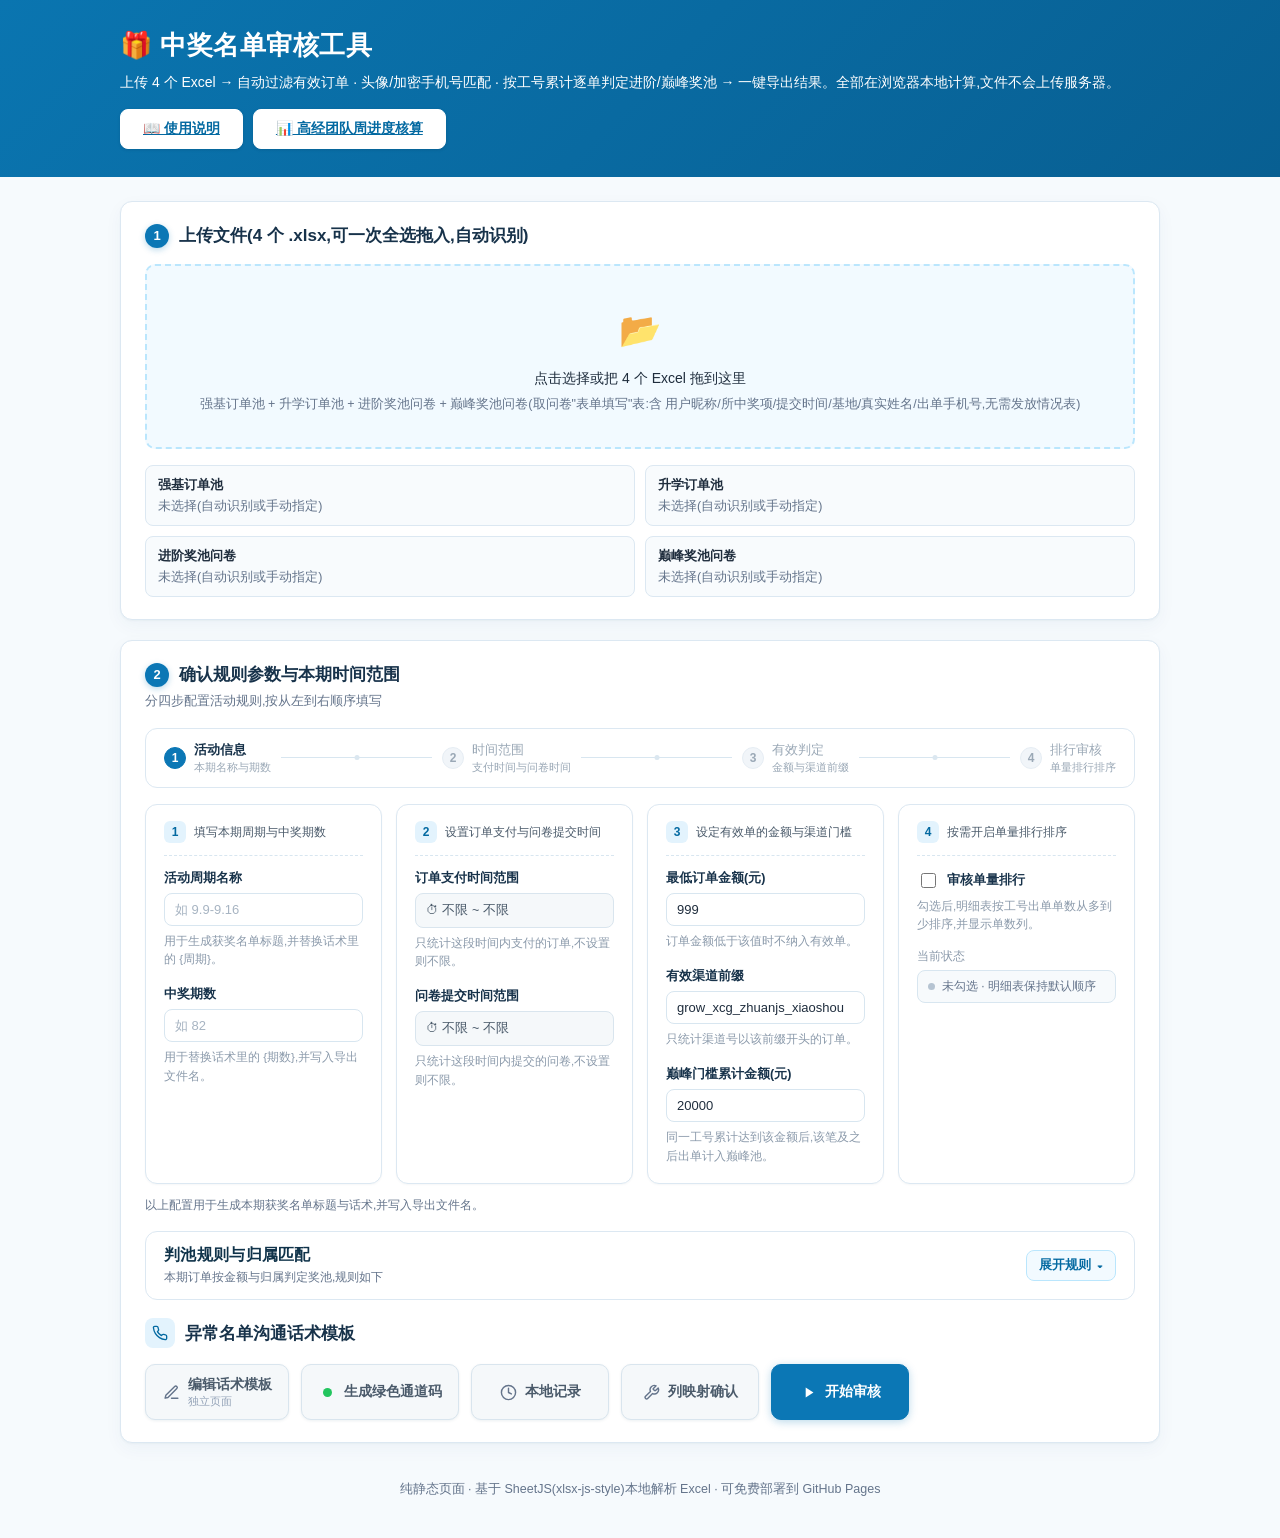
<file: index.html>
<!DOCTYPE html>
<html lang="zh-CN">
<head>
<meta charset="UTF-8">
<meta name="viewport" content="width=device-width, initial-scale=1.0">
<title>中奖名单审核工具 · 进阶/巅峰奖池(9.9-9.16)</title>
<link rel="stylesheet" href="assets/style.css">
</head>
<body>
<header class="topbar">
  <div class="wrap">
    <h1>🎁 中奖名单审核工具</h1>
    <p class="sub">上传 4 个 Excel → 自动过滤有效订单 · 头像/加密手机号匹配 · 按工号累计逐单判定进阶/巅峰奖池 → 一键导出结果。全部在浏览器本地计算,文件不会上传服务器。</p>
    <div class="top-goto" style="display:flex;gap:10px;flex-wrap:wrap">
      <a class="btn plain" href="使用说明.html">📖 使用说明</a>
      <a class="btn plain" href="team-progress.html">📊 高经团队周进度核算</a>
    </div>
  </div>
</header>

<main class="wrap">

  <!-- 第 1 步:上传 -->
  <section class="card-panel">
    <h2><span class="step">1</span> 上传文件(4 个 .xlsx,可一次全选拖入,自动识别)</h2>
    <div id="dropzone" class="dropzone">
      <div class="dz-icon">📂</div>
      <div>点击选择或把 4 个 Excel 拖到这里</div>
      <div class="muted">强基订单池 + 升学订单池 + 进阶奖池问卷 + 巅峰奖池问卷(取问卷"表单填写"表:含 用户昵称/所中奖项/提交时间/基地/真实姓名/出单手机号,无需发放情况表)</div>
      <input type="file" id="fileInput" accept=".xlsx,.xls" multiple style="display:none">
    </div>
    <div id="slots" class="slots"></div>
  </section>

  <!-- 第 2 步:参数 -->
  <section class="card-panel">
    <h2><span class="step">2</span> 确认规则参数与本期时间范围</h2>
    <p class="panel-sub">分四步配置活动规则,按从左到右顺序填写</p>

    <div class="stepbar">
      <div class="sb-step active"><span class="sb-num">1</span><div class="sb-text"><span class="sb-label">活动信息</span><span class="sb-sub">本期名称与期数</span></div></div>
      <span class="sb-link"></span>
      <div class="sb-step"><span class="sb-num">2</span><div class="sb-text"><span class="sb-label">时间范围</span><span class="sb-sub">支付时间与问卷时间</span></div></div>
      <span class="sb-link"></span>
      <div class="sb-step"><span class="sb-num">3</span><div class="sb-text"><span class="sb-label">有效判定</span><span class="sb-sub">金额与渠道前缀</span></div></div>
      <span class="sb-link"></span>
      <div class="sb-step"><span class="sb-num">4</span><div class="sb-text"><span class="sb-label">排行审核</span><span class="sb-sub">单量排行排序</span></div></div>
    </div>

    <div class="param-grid">
      <section class="param-card">
        <div class="pc-head"><span class="pc-num">1</span><span class="pc-desc">填写本期周期与中奖期数</span></div>
        <div class="pc-field">
          <label class="pc-label" for="period">活动周期名称</label>
          <input id="period" type="text" placeholder="如 9.9-9.16">
          <p class="pc-hint">用于生成获奖名单标题,并替换话术里的 {周期}。</p>
        </div>
        <div class="pc-field">
          <label class="pc-label" for="qishu">中奖期数</label>
          <input id="qishu" type="text" placeholder="如 82">
          <p class="pc-hint">用于替换话术里的 {期数},并写入导出文件名。</p>
        </div>
      </section>

      <section class="param-card">
        <div class="pc-head"><span class="pc-num">2</span><span class="pc-desc">设置订单支付与问卷提交时间</span></div>
        <div class="pc-field">
          <span class="pc-label">订单支付时间范围</span>
          <button type="button" class="btn plain time-btn" id="btnTimeOrder">⏱ 不限 ~ 不限</button>
          <p class="pc-hint">只统计这段时间内支付的订单,不设置则不限。</p>
        </div>
        <div class="pc-field">
          <span class="pc-label">问卷提交时间范围</span>
          <button type="button" class="btn plain time-btn" id="btnTimeForm">⏱ 不限 ~ 不限</button>
          <p class="pc-hint">只统计这段时间内提交的问卷,不设置则不限。</p>
        </div>
      </section>

      <section class="param-card">
        <div class="pc-head"><span class="pc-num">3</span><span class="pc-desc">设定有效单的金额与渠道门槛</span></div>
        <div class="pc-field">
          <label class="pc-label" for="minAmount">最低订单金额(元)</label>
          <input id="minAmount" type="number" value="999">
          <p class="pc-hint">订单金额低于该值时不纳入有效单。</p>
        </div>
        <div class="pc-field">
          <label class="pc-label" for="prefix">有效渠道前缀</label>
          <input id="prefix" type="text" value="grow_xcg_zhuanjs_xiaoshou">
          <p class="pc-hint">只统计渠道号以该前缀开头的订单。</p>
        </div>
        <div class="pc-field">
          <label class="pc-label" for="threshold">巅峰门槛累计金额(元)</label>
          <input id="threshold" type="number" value="20000">
          <p class="pc-hint">同一工号累计达到该金额后,该笔及之后出单计入巅峰池。</p>
        </div>
      </section>

      <section class="param-card">
        <div class="pc-head"><span class="pc-num">4</span><span class="pc-desc">按需开启单量排行排序</span></div>
        <div class="pc-field">
          <label class="pc-check" for="rankByCount"><input id="rankByCount" type="checkbox"> 审核单量排行</label>
          <p class="pc-hint">勾选后,明细表按工号出单单数从多到少排序,并显示单数列。</p>
        </div>
        <p class="pc-status-label">当前状态</p>
        <div class="pc-status off" id="rankStatus"><span class="dot"></span>未勾选 · 明细表保持默认顺序</div>
      </section>
    </div>
    <p class="param-foot muted">以上配置用于生成本期获奖名单标题与话术,并写入导出文件名。</p>
    <div class="rules-panel" id="rulesPanel">
      <div class="rules-head">
        <div class="rules-heading">
          <h3>判池规则与归属匹配</h3>
          <p class="rules-sub">本期订单按金额与归属判定奖池,规则如下</p>
        </div>
        <button type="button" class="rules-toggle" id="rulesToggle" aria-expanded="false" aria-controls="rulesBody">展开规则 <span class="chev">▾</span></button>
      </div>
      <div class="rules-body" id="rulesBody" hidden>
        <div class="rules-grid">
          <div class="rule-card">
            <div class="rule-card-head"><span class="rule-ico">≡</span>判池规则</div>
            <div class="rule-item">
              <span class="ri-num">1</span>
              <div class="ri-body">
                <div class="ri-title">单笔直入巅峰</div>
                <div class="ri-text">单笔订单金额 ≥ 2 万,该单直接进入对应奖池。</div>
                <div class="ri-flow"><span class="ri-arrow">→</span> 单笔 ≥ 2 万 <span class="tag tag-peak">巅峰池</span></div>
              </div>
            </div>
            <div class="rule-item">
              <span class="ri-num">2</span>
              <div class="ri-body">
                <div class="ri-title">工号累计判定</div>
                <div class="ri-text">同一<b>工号</b>名下多个出单手机号,按支付时间累计。</div>
                <div class="ri-flow"><span class="ri-arrow">→</span> 累计跨过 2 万的那笔及之后出单 <span class="tag tag-peak">巅峰池</span></div>
                <div class="ri-flow"><span class="ri-arrow">→</span> 未满 2 万 <span class="tag tag-adv">进阶池</span></div>
              </div>
            </div>
            <div class="rule-item">
              <span class="ri-num">3</span>
              <div class="ri-body">
                <div class="ri-title">同池抽奖与去重</div>
                <div class="ri-text">中奖手机号关联订单归哪个池,该次抽奖就必须在哪个池;一个手机号多次抽奖,只保留提交最早的一次。</div>
              </div>
            </div>
          </div>
          <div class="rule-card">
            <div class="rule-card-head"><span class="rule-ico">⇄</span>归属匹配</div>
            <div class="match-start">
              <div class="ms-title"><b>起点:查订单池</b></div>
              <div class="ms-text">先用<b>加密手机号</b>查订单池,按命中账号数分流。</div>
            </div>
            <div class="match-connector"><span></span></div>
            <div class="branch-grid">
              <div>
                <div class="branch-label">分支 A · 命中单个账号</div>
                <div class="branch-box">
                  命中单个账号,无需再比对姓名。
                  <div class="bf"><span class="bf-text">→ 直接通过</span><span class="tag tag-pass">通过</span></div>
                </div>
              </div>
              <div>
                <div class="branch-label">分支 B · 命中多个账号(前 3 后 4 撞号)</div>
                <div class="branch-box">
                  用问卷填写的<b>销售姓名</b>与订单池 ccid / 销售姓名精确匹配。
                  <div class="bf"><span class="bf-text">→ 唯一命中:归属该单并通过(备注记录 ccid)</span><span class="tag tag-pass">通过</span></div>
                  <div class="bf"><span class="bf-text">→ 0 条或多条:转待审核,列出全部候选</span><span class="tag tag-pend">待审核</span></div>
                </div>
              </div>
            </div>
          </div>
        </div>
        <p class="rules-time muted">时间范围:点上方按钮设置后仅统计范围内数据(问卷按提交时间、订单按支付时间过滤),不设置则不限。获奖名单标题自动用"活动周期名称"生成,无需单独填写标题。</p>
      </div>
    </div>

    <h3 class="tpl-title"><span class="title-ico"><svg viewBox="0 0 24 24" fill="none" stroke="currentColor" stroke-width="2" stroke-linecap="round" stroke-linejoin="round"><path d="M22 16.92v3a2 2 0 0 1-2.18 2 19.79 19.79 0 0 1-8.63-3.07 19.5 19.5 0 0 1-6-6 19.79 19.79 0 0 1-3.07-8.67A2 2 0 0 1 4.11 2h3a2 2 0 0 1 2 1.72c.13.96.36 1.9.7 2.81a2 2 0 0 1-.45 2.11L8.09 9.91a16 16 0 0 0 6 6l1.27-1.27a2 2 0 0 1 2.11-.45c.91.34 1.85.57 2.81.7A2 2 0 0 1 22 16.92z"/></svg></span>异常名单沟通话术模板</h3>

    <div class="run-row tool-row">
      <a class="btn plain tool-btn" href="templates.html">
        <span class="tb-ico"><svg viewBox="0 0 24 24" fill="none" stroke="currentColor" stroke-width="2" stroke-linecap="round" stroke-linejoin="round"><path d="M12 20h9"/><path d="M16.5 3.5a2.12 2.12 0 0 1 3 3L7 19l-4 1 1-4L16.5 3.5z"/></svg></span>
        <span class="tb-text">编辑话术模板<small>独立页面</small></span>
      </a>
      <span class="tb-pop">
        <button id="btnGenGreen" class="btn plain tool-btn">
          <span class="tb-ico"><span class="tb-dot"></span></span>生成绿色通道码
        </button>
        <div id="greenCodesBox" class="green-codes"></div>
      </span>
      <button id="btnHistory" class="btn plain tool-btn">
        <span class="tb-ico"><svg viewBox="0 0 24 24" fill="none" stroke="currentColor" stroke-width="2" stroke-linecap="round" stroke-linejoin="round"><circle cx="12" cy="12" r="10"/><polyline points="12 6 12 12 16 14"/></svg></span>本地记录
      </button>
      <button id="btnColMap" class="btn plain tool-btn">
        <span class="tb-ico"><svg viewBox="0 0 24 24" fill="none" stroke="currentColor" stroke-width="2" stroke-linecap="round" stroke-linejoin="round"><path d="M14.7 6.3a1 1 0 0 0 0 1.4l1.6 1.6a1 1 0 0 0 1.4 0l3.77-3.77a6 6 0 0 1-7.94 7.94l-6.91 6.91a2.12 2.12 0 0 1-3-3l6.91-6.91a6 6 0 0 1 7.94-7.94l-3.76 3.76z"/></svg></span>列映射确认
      </button>
      <button id="btnRun" class="btn primary tool-btn">
        <span class="tb-ico"><svg viewBox="0 0 24 24" fill="currentColor"><path d="M8 5v14l11-7z"/></svg></span>开始审核
      </button>
    </div>
    <div id="log" class="log"></div>
  </section>

  <!-- 结果 -->
  <section id="results" class="card-panel" style="display:none">
    <h2><span class="step">3</span> 审核结果与导出</h2>
    <div id="stats" class="stats"></div>
    <div id="contTip" class="cont-tip" style="display:none"></div>
    <button id="btnDownload" class="btn gold">⬇ 导出(选择导出内容)</button>
    <p class="muted">可选:第N期有效订单池.xlsx(强基+升学两个子表)、第N期中奖名单审核结果.xlsx(获奖名单图片格式 / 中奖明细（奖品底表）/ 宠粉数据总结 / 异常名单沟通话术 / 单量审核名单 5 个子表)</p>

    <div class="tabs">
      <button class="tab active" data-tab="t-image">🏆 获奖名单(图片格式预览)</button>
      <button class="tab" data-tab="t-detail">📋 中奖人员明细表</button>
      <button class="tab" data-tab="t-invalid">❌ 无效名单</button>
      <button class="tab" data-tab="t-comm">📞 异常名单沟通话术</button>
      <button class="tab" data-tab="t-history">🕘 历史记录</button>
    </div>
    <div id="t-image" class="tabpane active"><div id="previewImage" class="preview"></div></div>
    <div id="t-detail" class="tabpane">
      <div class="toolbar"><input id="searchDetail" class="search" type="text" placeholder="🔍 查找 姓名/手机号/工号/奖品/金额…">
        <span class="muted">点击 基地/姓名/工号/出单手机号/奖品 单元格可直接修改;❌ fail 把该行退回无效名单 · 拖动表头右边缘可调列宽(双击恢复)</span></div>
      <div id="previewDetail" class="preview scroll"></div>
    </div>
    <div id="t-invalid" class="tabpane">
      <div class="toolbar"><input id="searchInvalid" class="search" type="text" placeholder="🔍 查找 姓名/手机号/奖品/原因…">
        <span class="muted">✅ 通过 直接转入中奖名单 · 🕓 待审核 再点一次取消 · ✏️ 修改 后重新匹配 · 点击"无效原因"可直接改写 · 下方「重复剔除」同样可通过 · 拖动表头右边缘可调列宽</span></div>
      <div id="previewInvalid" class="preview scroll"></div>
    </div>
    <div id="t-comm" class="tabpane">
      <div class="toolbar"><input id="searchComm" class="search" type="text" placeholder="🔍 查找 姓名/手机号/工号/奖品/异常原因/话术…">
        <span class="muted">点击 基地/姓名/工号/手机号/异常原因/处理话术/报备审核 单元格可直接修改(改后导出同步) · 拖动表头右边缘可调列宽</span></div>
      <div id="previewComm" class="preview scroll"></div>
    </div>
    <div id="t-history" class="tabpane">
      <div class="toolbar"><button id="btnSaveHistory" class="btn plain">💾 保存当前审核结果</button>
        <span class="muted">每次点「开始审核」也会自动存档一条(存本机浏览器,不清除站点数据则一直保留)</span></div>
      <div id="historyList"></div>
    </div>
  </section>

  <footer class="foot muted">
    纯静态页面 · 基于 SheetJS(xlsx-js-style)本地解析 Excel · 可免费部署到 GitHub Pages
  </footer>
</main>

<!-- 统计数字详情弹窗 -->
<div id="detailModal" class="modal-mask" style="display:none">
  <div class="modal-box">
    <div class="modal-head">
      <span id="modalTitle"></span>
      <button type="button" id="modalClose" class="modal-close">✕</button>
    </div>
    <div class="modal-body" id="modalBody"></div>
  </div>
</div>

<!-- 列映射确认弹窗 -->
<div id="colMapModal" class="modal-mask" style="display:none">
  <div class="modal-box">
    <div class="modal-head">
      <span>🔧 列映射确认(自动识别结果,可手动指定)</span>
      <button type="button" id="cmCancel" class="modal-close">✕</button>
    </div>
    <div class="modal-body" id="cmBody"></div>
    <div class="cm-foot">
      <span class="muted">手动指定的列会记住,下次自动复用;「恢复自动识别」可清除。</span>
      <button type="button" class="btn plain" id="cmReset">↺ 恢复自动识别</button>
      <button type="button" class="btn primary" id="cmConfirm">✓ 确认并开始审核</button>
    </div>
  </div>
</div>

<!-- 导出选择弹窗 -->
<div id="exportModal" class="modal-mask" style="display:none">
  <div class="modal-box modal-narrow">
    <div class="modal-head">
      <span>选择导出内容</span>
      <button type="button" id="exportClose" class="modal-close">✕</button>
    </div>
    <div class="modal-body">
      <div class="exp-list">
        <label><input type="checkbox" class="exp-item" value="pools" checked> <span id="expPoolsLabel">第N期有效订单池.xlsx(强基+升学两个子表)</span></label>
        <label><input type="checkbox" class="exp-item" value="audit" checked> <span id="expAuditLabel">第N期中奖名单审核结果.xlsx(4 个子表)</span></label>
      </div>
      <div class="exp-actions">
        <button class="btn plain" id="expAll">全选</button>
        <button class="btn plain" id="expNone">清空</button>
        <button class="btn primary" id="expConfirm">导出所选</button>
      </div>
    </div>
  </div>
</div>

<!-- 无效名单修改弹窗 -->
<div id="editModal" class="modal-mask" style="display:none">
  <div class="modal-box modal-narrow">
    <div class="modal-head">
      <span>✏️ 修改信息并重新匹配</span>
      <button type="button" id="editCancel" class="modal-close">✕</button>
    </div>
    <div class="modal-body">
      <p id="editInfo" class="muted"></p>
      <div class="edit-fields">
        <label>真实姓名<input id="editName" type="text"></label>
        <label>出单手机号<input id="editPhone" type="text" placeholder="11 位手机号,修改后重新匹配订单"></label>
        <label>基地<input id="editBase" type="text"></label>
      </div>
      <div class="exp-actions"><button class="btn primary" id="editSave">保存并重新匹配</button></div>
    </div>
  </div>
</div>

<!-- 问卷提交时间范围弹窗 -->
<div id="timeFormModal" class="modal-mask" style="display:none">
  <div class="modal-box modal-narrow">
    <div class="modal-head">
      <span>⏱ 问卷提交时间范围</span>
      <button type="button" id="timeFormClose" class="modal-close">✕</button>
    </div>
    <div class="modal-body">
      <div class="edit-fields">
        <label>开始时间(留空不限制)<input id="formStart" type="datetime-local"></label>
        <label>结束时间(留空不限制)<input id="formEnd" type="datetime-local"></label>
      </div>
      <div class="exp-actions">
        <button class="btn plain" id="timeFormClear">清除</button>
        <button class="btn primary" id="timeFormSave">确定</button>
      </div>
    </div>
  </div>
</div>

<!-- 订单支付时间范围弹窗 -->
<div id="timeOrderModal" class="modal-mask" style="display:none">
  <div class="modal-box modal-narrow">
    <div class="modal-head">
      <span>⏱ 订单支付时间范围</span>
      <button type="button" id="timeOrderClose" class="modal-close">✕</button>
    </div>
    <div class="modal-body">
      <div class="edit-fields">
        <label>开始时间(留空不限制)<input id="orderStart" type="datetime-local"></label>
        <label>结束时间(留空不限制)<input id="orderEnd" type="datetime-local"></label>
      </div>
      <div class="exp-actions">
        <button class="btn plain" id="timeOrderClear">清除</button>
        <button class="btn primary" id="timeOrderSave">确定</button>
      </div>
    </div>
  </div>
</div>

<!-- 与上次同一组文件:是否沿用上次记录 -->
<div id="continueModal" class="modal-mask" style="display:none">
  <div class="modal-box small">
    <div class="modal-head">
      <span>检测到与上次相同的文件</span>
      <button type="button" id="contClose" class="modal-close">✕</button>
    </div>
    <div class="modal-body">
      <p>上次保存：<b id="contPrevInfo"></b></p>
      <p>本次上传的是同一组文件，是否<b>在上次已保存的记录基础上继续</b>？</p>
      <ul class="cont-list">
        <li>保留上次的人工处理结果（✅ 通过 / ❌ fail 退回 / 🕓 待审核 / 话术表修改）</li>
        <li>上次已人工处理过的记录会用 <b class="cont-orange">淡紫色</b> 标出，本次新增的记录保持原色</li>
      </ul>
      <p class="muted">选择「否，全部重新审核」则不沿用上次的人工处理，全部按原始数据重新判定。</p>
    </div>
    <div class="modal-foot">
      <button type="button" id="contNo" class="btn plain">否，全部重新审核</button>
      <button type="button" id="contYes" class="btn primary">是，在上次基础上继续</button>
    </div>
  </div>
</div>

<script src="assets/xlsx.bundle.js"></script>
<script src="assets/audit-core.js"></script>
<script src="assets/templates-core.js"></script>
<script src="assets/app.js"></script>
<script>
document.querySelectorAll('.tab').forEach(function (t) {
  t.addEventListener('click', function () {
    document.querySelectorAll('.tab').forEach(function (x) { x.classList.remove('active'); });
    document.querySelectorAll('.tabpane').forEach(function (x) { x.classList.remove('active'); });
    t.classList.add('active');
    var pane = document.getElementById(t.dataset.tab);
    if (pane) {
      pane.classList.add('active');
      // 切到该 Tab 后再套用记忆的列宽(隐藏时量不到宽度,不能提前冻结)
      if (window.App && App.enhanceGrids) App.enhanceGrids(pane);
    }
  });
});

// 规则面板默认折叠,点按钮展开/收起
(function () {
  var toggle = document.getElementById('rulesToggle');
  var body = document.getElementById('rulesBody');
  if (!toggle || !body) return;
  toggle.addEventListener('click', function () {
    var open = body.hidden;
    body.hidden = !open;
    toggle.setAttribute('aria-expanded', open ? 'true' : 'false');
    toggle.innerHTML = (open ? '收起规则' : '展开规则') + ' <span class="chev">▾</span>';
  });
})();

// 审核单量排行的当前状态随勾选同步
(function () {
  var cb = document.getElementById('rankByCount');
  var box = document.getElementById('rankStatus');
  if (!cb || !box) return;
  function sync() {
    var on = cb.checked;
    box.classList.toggle('off', !on);
    box.innerHTML = '<span class="dot"></span>' + (on ? '已勾选 · 排行排序已启用' : '未勾选 · 明细表保持默认顺序');
  }
  cb.addEventListener('change', sync);
  sync();
})();

// 参数自动保存:填过即存本机,刷新/重开自动恢复;步骤条蓝色跟随当前操作的卡片
(function () {
  var KEY = 'raffle_param_inputs_v1';
  var FIELDS = ['period','qishu','prefix','minAmount','threshold','formStart','formEnd','orderStart','orderEnd'];
  var inputIds = {};
  FIELDS.forEach(function (id) { inputIds[id] = document.getElementById(id); });
  var rankCb = document.getElementById('rankByCount');
  var fBtn = document.getElementById('btnTimeForm');
  var oBtn = document.getElementById('btnTimeOrder');

  function fmtT(v) { return v ? v.replace('T', ' ') : '不限'; }
  function refreshTimeBtn(btn, a, b) {
    btn.textContent = '⏱ ' + fmtT(a.value) + ' ~ ' + fmtT(b.value);
    btn.classList.toggle('set', !!(a.value || b.value));
  }

  // ---- 恢复(脚本位于 body 末尾,元素均已就绪;早于 app.js 的 DOMContentLoaded 绑定) ----
  try {
    var saved = JSON.parse(localStorage.getItem(KEY) || 'null');
    if (saved) {
      FIELDS.forEach(function (id) {
        if (saved[id] != null && inputIds[id]) inputIds[id].value = saved[id];
      });
      if (rankCb && saved.rankByCount != null && rankCb.checked !== !!saved.rankByCount) {
        rankCb.checked = !!saved.rankByCount;
        rankCb.dispatchEvent(new Event('change'));
      }
      refreshTimeBtn(fBtn, inputIds.formStart, inputIds.formEnd);
      refreshTimeBtn(oBtn, inputIds.orderStart, inputIds.orderEnd);
    }
  } catch (e) {}

  // ---- 填过即自动保存 ----
  var timer = null;
  function save() {
    clearTimeout(timer);
    timer = setTimeout(function () {
      var data = { v: 1 };
      FIELDS.forEach(function (id) { data[id] = inputIds[id] ? inputIds[id].value : ''; });
      data.rankByCount = rankCb ? rankCb.checked : false;
      try { localStorage.setItem(KEY, JSON.stringify(data)); } catch (e) {}
    }, 150);
  }
  FIELDS.forEach(function (id) {
    if (!inputIds[id]) return;
    inputIds[id].addEventListener('input', save);
    inputIds[id].addEventListener('change', save);
  });
  if (rankCb) rankCb.addEventListener('change', save);
  // 时间弹窗保存/清除时(app.js 会改隐藏输入框)也同步存
  ['timeFormSave','timeFormClear','timeOrderSave','timeOrderClear'].forEach(function (bid) {
    var b = document.getElementById(bid);
    if (b) b.addEventListener('click', function () { setTimeout(save, 0); });
  });

  // ---- 步骤条:当前正在操作哪张卡,对应序号变蓝;已填/未填均灰色 ----
  var sbSteps = document.querySelectorAll('.stepbar .sb-step');
  var cards = document.querySelectorAll('.param-card');
  function setCurrent(i) {
    sbSteps.forEach(function (s, j) { s.classList.toggle('active', j === i); });
  }
  cards.forEach(function (card, i) {
    card.addEventListener('focusin', function () { setCurrent(i); });
  });
})();
</script>
</body>
</html>
</file>
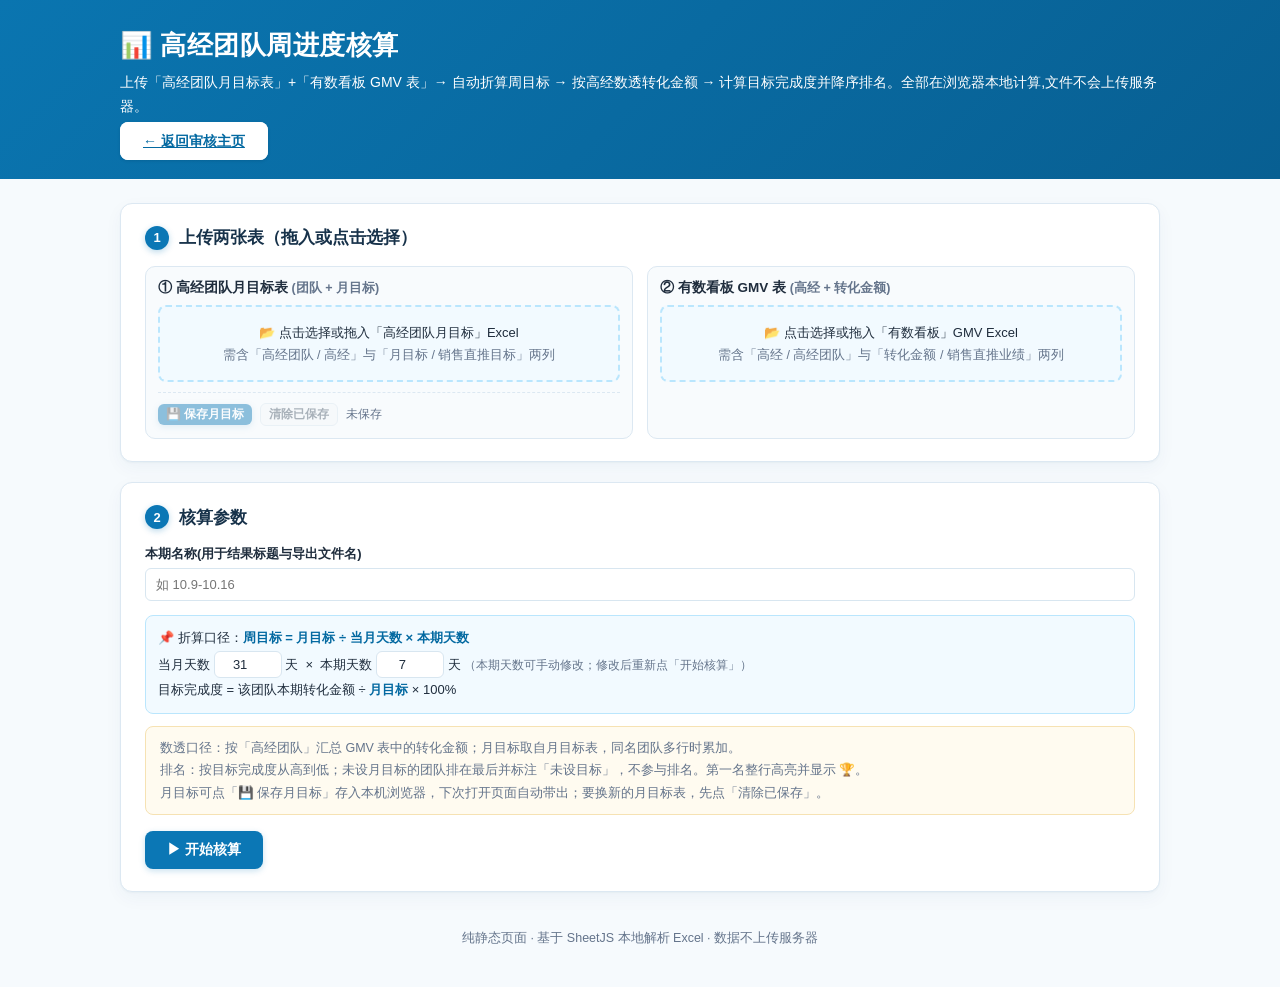
<file: team-progress.html>
<!DOCTYPE html>
<html lang="zh-CN">
<head>
<meta charset="UTF-8">
<meta name="viewport" content="width=device-width, initial-scale=1.0">
<title>高经团队周进度核算 · 中奖名单审核工具</title>
<link rel="stylesheet" href="assets/style.css">
<style>
  .up-grid { display: grid; grid-template-columns: 1fr 1fr; gap: 14px; }
  .up-box { border: 1px solid var(--card-border); border-radius: 10px; padding: 12px; background: #f8fbfd; }
  .up-box h4 { margin: 0 0 8px; font-size: 13.5px; }
  .up-box .dz-sm {
    border: 2px dashed var(--sky-200); border-radius: 8px; background: var(--sky-50);
    padding: 14px; text-align: center; cursor: pointer; font-size: 13px; line-height: 1.8;
  }
  .up-box .dz-sm:hover, .up-box .dz-sm.drag { border-color: var(--blue); background: var(--sky-tint); }
  .up-box .files { margin-top: 8px; font-size: 12.5px; }
  .up-box .detected {
    margin-top: 8px; font-size: 12px; color: #4a5a6a; background: #fff;
    border: 1px solid var(--border); border-radius: 6px; padding: 8px 10px; line-height: 1.7;
  }
  .formula { background: var(--sky-50); border: 1px solid var(--sky-200); border-radius: 8px; padding: 10px 12px; font-size: 13px; margin: 10px 0 12px; line-height: 1.9; color: var(--ink); }
  .formula b { color: var(--accent); }
  .formula input { width: 68px; padding: 5px 8px; border: 1px solid var(--line); border-radius: 6px; font-size: 13px; text-align: center; background: #fff; color: var(--ink); }
  .formula input:focus { outline: none; border-color: var(--blue); box-shadow: 0 0 0 3px rgba(11,119,181,.13); }
  /* 月目标保存 */
  .goal-save {
    display: flex; align-items: center; gap: 8px; flex-wrap: wrap;
    margin-top: 10px; padding-top: 10px; border-top: 1px dashed var(--border);
  }
  .goal-save .btn:disabled { opacity: .45; cursor: not-allowed; }
  .goal-save .save-state { font-size: 12px; color: var(--muted); }
  .goal-save .save-state.on { color: var(--green); font-weight: 600; }
  .goal-save .save-state.warn { color: #d46b08; }
  .btn.danger-armed { background: #fff1f0; border: 1px solid #ffa39e; color: #cf1322; }
  .dz-sm.locked { border-color: #e0e0e0; background: #f5f5f5; color: #8c8c8c; cursor: not-allowed; }
  .dz-sm.locked:hover { border-color: #e0e0e0; background: #f5f5f5; }
  #teamTableWrap { max-height: 640px; overflow: auto; border: 1px solid var(--card-border); border-radius: 8px; }
  #teamTable td.team { text-align: left; }
  .bar-wrap { background: #e8f1f7; border-radius: 8px; height: 10px; overflow: hidden; min-width: 90px; }
  .bar-fill { height: 100%; background: linear-gradient(90deg, #52c41a, var(--blue)); }
  .bar-fill.warn { background: #fa8c16; }
  .bar-fill.nogoal { background: #d9d9d9; }
  .rate-hi { color: var(--green); font-weight: 700; }
  .rate-mid { color: var(--accent); font-weight: 700; }
  .rate-low { color: #fa8c16; font-weight: 700; }
  .rate-none { color: #bfbfbf; }
  /* 第一名重点标出 */
  .grid tr.top-team td {
    background: linear-gradient(90deg, #fff7e0, #fff1c2) !important;
    border-top: 1px solid #f0c96a; border-bottom: 1px solid #f0c96a;
  }
  .grid tr.top-team td:first-child { box-shadow: inset 4px 0 0 #d48806; }
  .grid tr.top-team .team { font-weight: 700; color: #8a5a00; }
  .top-badge {
    display: inline-block; margin-left: 8px; padding: 1px 8px; border-radius: 10px;
    background: linear-gradient(135deg, #faad14, #d48806); color: #fff;
    font-size: 11px; font-weight: 700; letter-spacing: .04em; vertical-align: 1px;
  }
  .top-note { color: #8a5a00; font-size: 12px; margin-top: 4px; }
  .muted.small { font-size: 12px; }
  .stats .card-n { font-size: 22px; }
  @media (max-width: 820px) {
    .up-grid { grid-template-columns: 1fr; }
    .formula { line-height: 2.1; }
  }
</style>
</head>
<body>
<header class="topbar">
  <div class="wrap">
    <h1>📊 高经团队周进度核算</h1>
    <p class="sub">上传「高经团队月目标表」+「有数看板 GMV 表」→ 自动折算周目标 → 按高经数透转化金额 → 计算目标完成度并降序排名。全部在浏览器本地计算,文件不会上传服务器。</p>
    <div class="top-goto"><a class="btn plain" href="index.html">← 返回审核主页</a></div>
  </div>
</header>

<main class="wrap">

  <!-- 第 1 步:两个文件 -->
  <section class="card-panel">
    <h2><span class="step">1</span> 上传两张表（拖入或点击选择）</h2>
    <div class="up-grid">
      <div class="up-box">
        <h4>① 高经团队月目标表 <span class="muted">(团队 + 月目标)</span></h4>
        <div class="dz-sm" id="goalDrop">
          <div id="goalDropMain">📂 点击选择或拖入「高经团队月目标」Excel</div>
          <div class="muted" id="goalDropSub">需含「高经团队 / 高经」与「月目标 / 销售直推目标」两列</div>
        </div>
        <input type="file" id="goalInput" accept=".xlsx,.xls" style="display:none">
        <div class="files" id="goalFiles"></div>
        <div class="detected" id="goalDetected" style="display:none"></div>
        <div class="goal-save">
          <button id="btnSaveGoal" class="btn primary btn-min" disabled>💾 保存月目标</button>
          <button id="btnClearGoal" class="btn plain btn-min" disabled>清除已保存</button>
          <span id="goalSaveState" class="save-state">未保存</span>
        </div>
      </div>
      <div class="up-box">
        <h4>② 有数看板 GMV 表 <span class="muted">(高经 + 转化金额)</span></h4>
        <div class="dz-sm" id="gmvDrop">
          <div>📂 点击选择或拖入「有数看板」GMV Excel</div>
          <div class="muted">需含「高经 / 高经团队」与「转化金额 / 销售直推业绩」两列</div>
        </div>
        <input type="file" id="gmvInput" accept=".xlsx,.xls" style="display:none">
        <div class="files" id="gmvFiles"></div>
        <div class="detected" id="gmvDetected" style="display:none"></div>
      </div>
    </div>
  </section>

  <!-- 第 2 步:参数 -->
  <section class="card-panel">
    <h2><span class="step">2</span> 核算参数</h2>
    <div class="params">
      <label>本期名称(用于结果标题与导出文件名)
        <input id="period" type="text" placeholder="如 10.9-10.16">
      </label>
    </div>
    <div class="formula">
      📌 折算口径：<b>周目标 = 月目标 ÷ 当月天数 × 本期天数</b><br>
      当月天数 <input id="monthDays" type="number" min="28" max="31" step="1" value="31"> 天
      &nbsp;×&nbsp; 本期天数 <input id="periodDays" type="number" min="1" max="31" step="1" value="7"> 天
      <span class="muted small">（本期天数可手动修改；修改后重新点「开始核算」）</span><br>
      目标完成度 = 该团队本期转化金额 ÷ <b>月目标</b> × 100%
    </div>
    <div class="rules muted">
      数透口径：按「高经团队」汇总 GMV 表中的转化金额；月目标取自月目标表，同名团队多行时累加。<br>
      排名：按目标完成度从高到低；未设月目标的团队排在最后并标注「未设目标」，不参与排名。第一名整行高亮并显示 🏆。<br>
      月目标可点「💾 保存月目标」存入本机浏览器，下次打开页面自动带出；要换新的月目标表，先点「清除已保存」。
    </div>
    <button id="btnRun" class="btn primary">▶ 开始核算</button>
    <div id="log" class="log"></div>
  </section>

  <!-- 结果 -->
  <section id="results" class="card-panel" style="display:none">
    <h2><span class="step">3</span> 高经团队周进度</h2>
    <div id="stats" class="stats"></div>
    <div id="topNote" class="top-note" style="display:none"></div>
    <button id="btnDownload" class="btn gold">⬇ 导出核算结果 Excel</button>
    <div class="toolbar">
      <input id="searchTeam" class="search" type="text" placeholder="🔍 查找 高经团队 / 基地">
      <span class="muted">按目标完成度降序排列 · 第一名高亮</span>
    </div>
    <div id="teamTableWrap"><div id="teamTable"></div></div>
  </section>

  <footer class="foot muted">纯静态页面 · 基于 SheetJS 本地解析 Excel · 数据不上传服务器</footer>
</main>

<script src="assets/xlsx.bundle.js"></script>
<script src="assets/team-progress.js"></script>
</body>
</html>
</file>
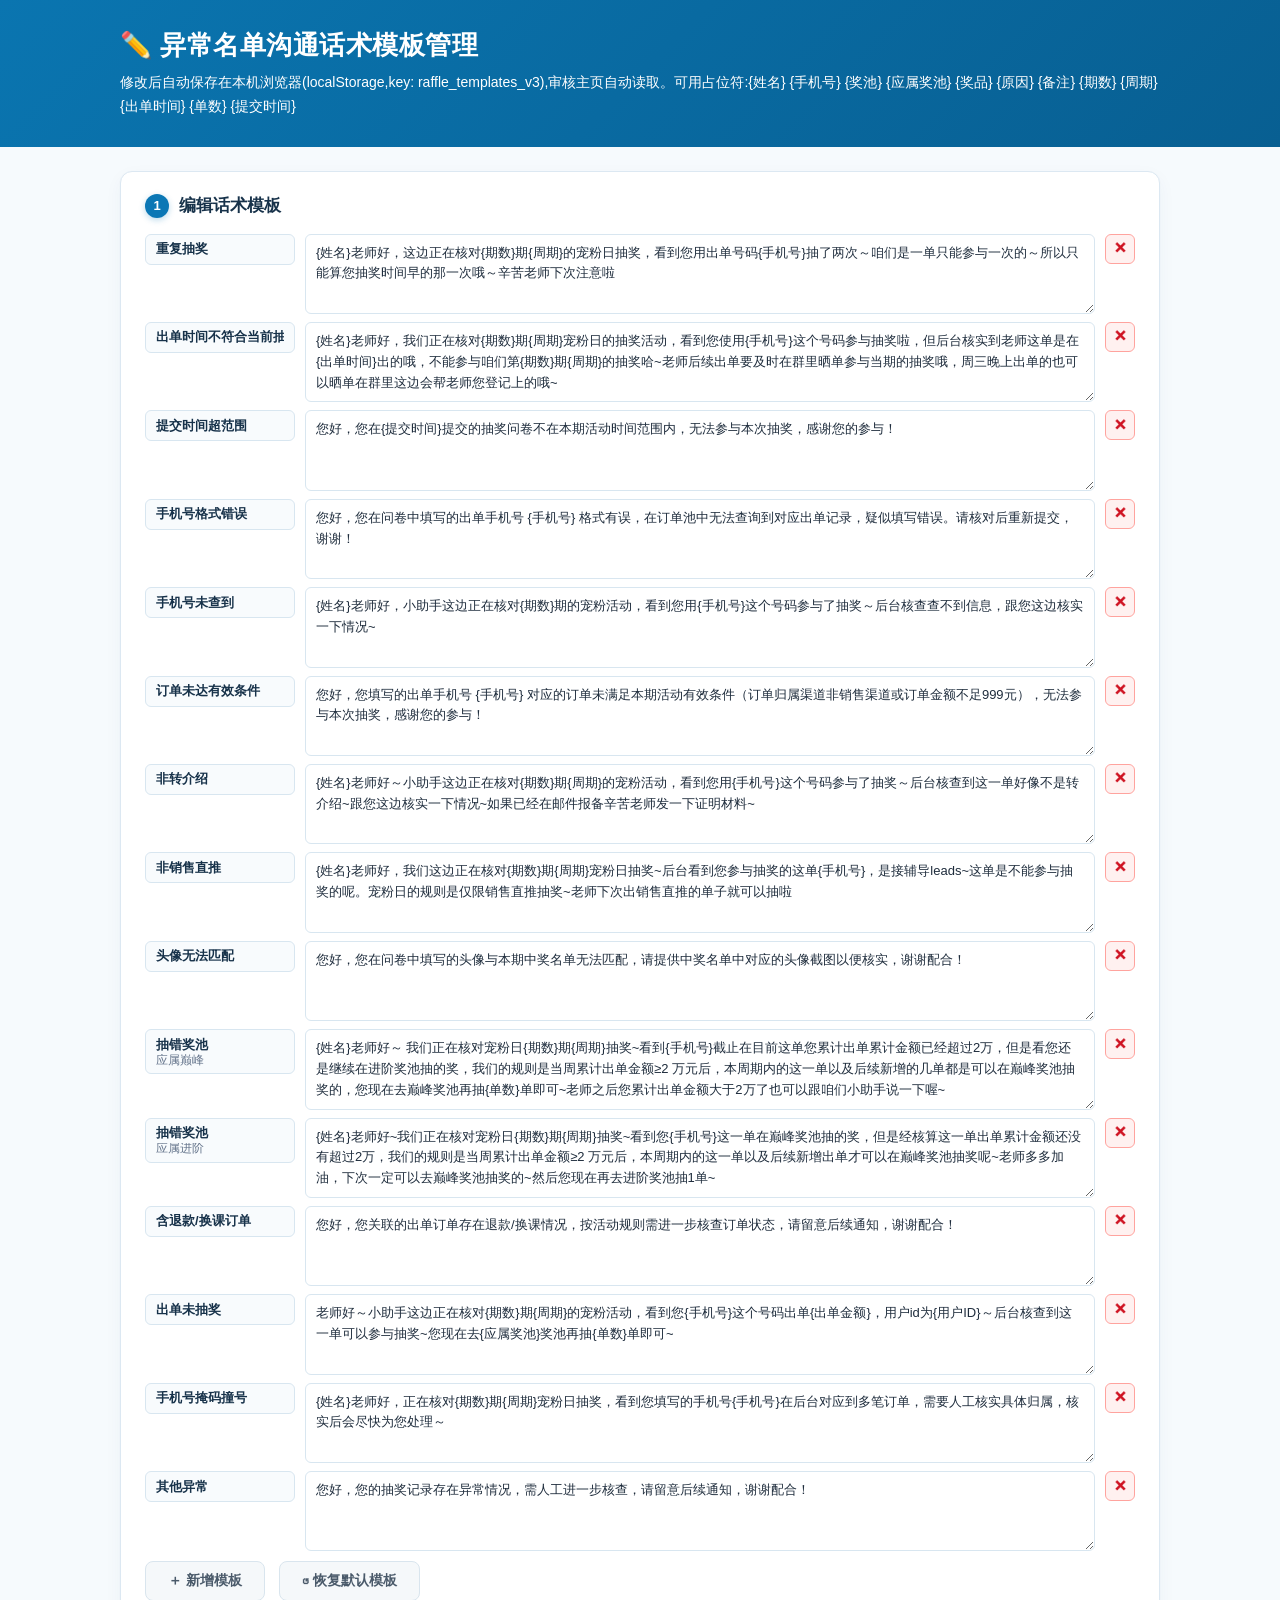
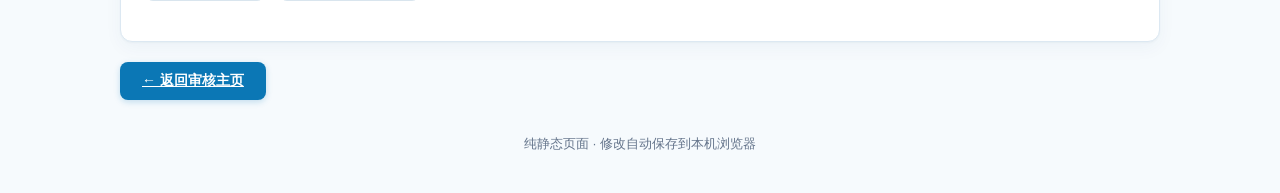
<file: templates.html>
<!DOCTYPE html>
<html lang="zh-CN">
<head>
<meta charset="UTF-8">
<meta name="viewport" content="width=device-width, initial-scale=1.0">
<title>话术模板管理 · 中奖名单审核工具</title>
<link rel="stylesheet" href="assets/style.css">
<style>
  .tpl-row textarea { min-height: 80px; }
  /* 模板名称框:主名称一行,括号内说明换行小字 */
  .tpl-row .tpl-name {
    width: 150px; box-sizing: border-box; padding: 7px 10px;
    display: flex; flex-direction: column; gap: 2px;
  }
  .tpl-name .tn-main, .tpl-name .tn-sub {
    width: 100%; border: 0; background: transparent; outline: none;
    padding: 0; font-family: inherit; text-align: left;
  }
  .tpl-name .tn-main { font-weight: bold; font-size: 13px; color: #17324a; }
  .tpl-name .tn-sub { font-size: 11.5px; font-weight: normal; color: #64748b; }
  .tpl-name .tn-sub::placeholder { color: #a7b6c4; }
  .tpl-row .tpl-name:not(.two) .tn-sub { display: none; }
  .tpl-row .tpl-name:focus-within {
    border-color: var(--blue); box-shadow: 0 0 0 3px rgba(11,119,181,.13);
  }
</style>
</head>
<body>
<header class="topbar">
  <div class="wrap">
    <h1>✏️ 异常名单沟通话术模板管理</h1>
    <p class="sub">修改后自动保存在本机浏览器(localStorage,key: raffle_templates_v3),审核主页自动读取。可用占位符:{姓名} {手机号} {奖池} {应属奖池} {奖品} {原因} {备注} {期数} {周期} {出单时间} {单数} {提交时间}</p>
  </div>
</header>

<main class="wrap">
  <section class="card-panel">
    <h2><span class="step">1</span> 编辑话术模板</h2>
    <div id="tplList" class="tpl-list"></div>
    <div class="tpl-actions">
      <button id="btnAddTpl" class="btn plain">＋ 新增模板</button>
      <button id="btnResetTpl" class="btn plain">↺ 恢复默认模板</button>
    </div>
  </section>

  <div class="tpl-actions">
    <a class="btn primary" href="index.html">← 返回审核主页</a>
  </div>

  <footer class="foot muted">纯静态页面 · 修改自动保存到本机浏览器</footer>
</main>

<script src="assets/templates-core.js"></script>
<script>
(function () {
  'use strict';
  var list = document.getElementById('tplList');
  var templates = (window.TplCore ? TplCore.load() : []);
  function persist() { if (window.TplCore) TplCore.save(templates); }
  function esc(s) {
    return String(s == null ? '' : s).replace(/[&<>"]/g, function (c) {
      return {'&': '&amp;', '<': '&lt;', '>': '&gt;', '"': '&quot;'}[c];
    });
  }
  function splitName(v) {
    var m = /^([^（(]+)[（(](.*?)[)）]\s*$/.exec(v || '');
    return m ? {main: m[1], sub: m[2]} : {main: v || '', sub: ''};
  }
  function joinName(main, sub) {
    main = (main || '').trim(); sub = (sub || '').trim();
    return main + (sub ? '（' + sub + '）' : '');
  }
  function render() {
    list.innerHTML = '';
    templates.forEach(function (t, i) {
      var row = document.createElement('div');
      row.className = 'tpl-row';
      var nm = splitName(t.type);
      var hasSub = !!nm.sub;
      row.innerHTML =
        '<label class="tpl-name' + (hasSub ? ' two' : '') + '">'
        + '<input class="tn-main" value="' + esc(nm.main) + '" placeholder="模板名称">'
        + '<input class="tn-sub" value="' + esc(nm.sub) + '" placeholder="补充说明(选填)">'
        + '</label>'
        + '<textarea rows="3"></textarea>'
        + '<button class="tpl-del" title="删除该模板">✕</button>';
      var mainInput = row.querySelector('.tn-main');
      var subInput = row.querySelector('.tn-sub');
      var ta = row.querySelector('textarea');
      ta.value = t.script || '';
      function syncName() {
        // 主名称里直接写「名称（说明）」也能自动拆开
        var p = splitName(mainInput.value);
        var subVal = subInput ? subInput.value : p.sub;
        t.type = joinName(p.main, subVal || p.sub);
        persist();
        if ((!!(subVal || p.sub)) !== hasSub) render();
      }
      mainInput.onchange = syncName;
      subInput.onchange = syncName;
      ta.oninput = function () { t.script = ta.value; persist(); };
      row.querySelector('.tpl-del').onclick = function () { templates.splice(i, 1); persist(); render(); };
      list.appendChild(row);
    });
  }
  document.getElementById('btnAddTpl').onclick = function () {
    templates.push({type: '新模板', script: ''});
    persist();
    render();
  };
  document.getElementById('btnResetTpl').onclick = function () {
    if (!confirm('确定恢复默认模板吗?当前所有修改将被覆盖。')) return;
    templates = JSON.parse(JSON.stringify(TplCore.DEFAULT_TEMPLATES));
    persist();
    render();
  };
  render();
})();
</script>
</body>
</html>
</file>
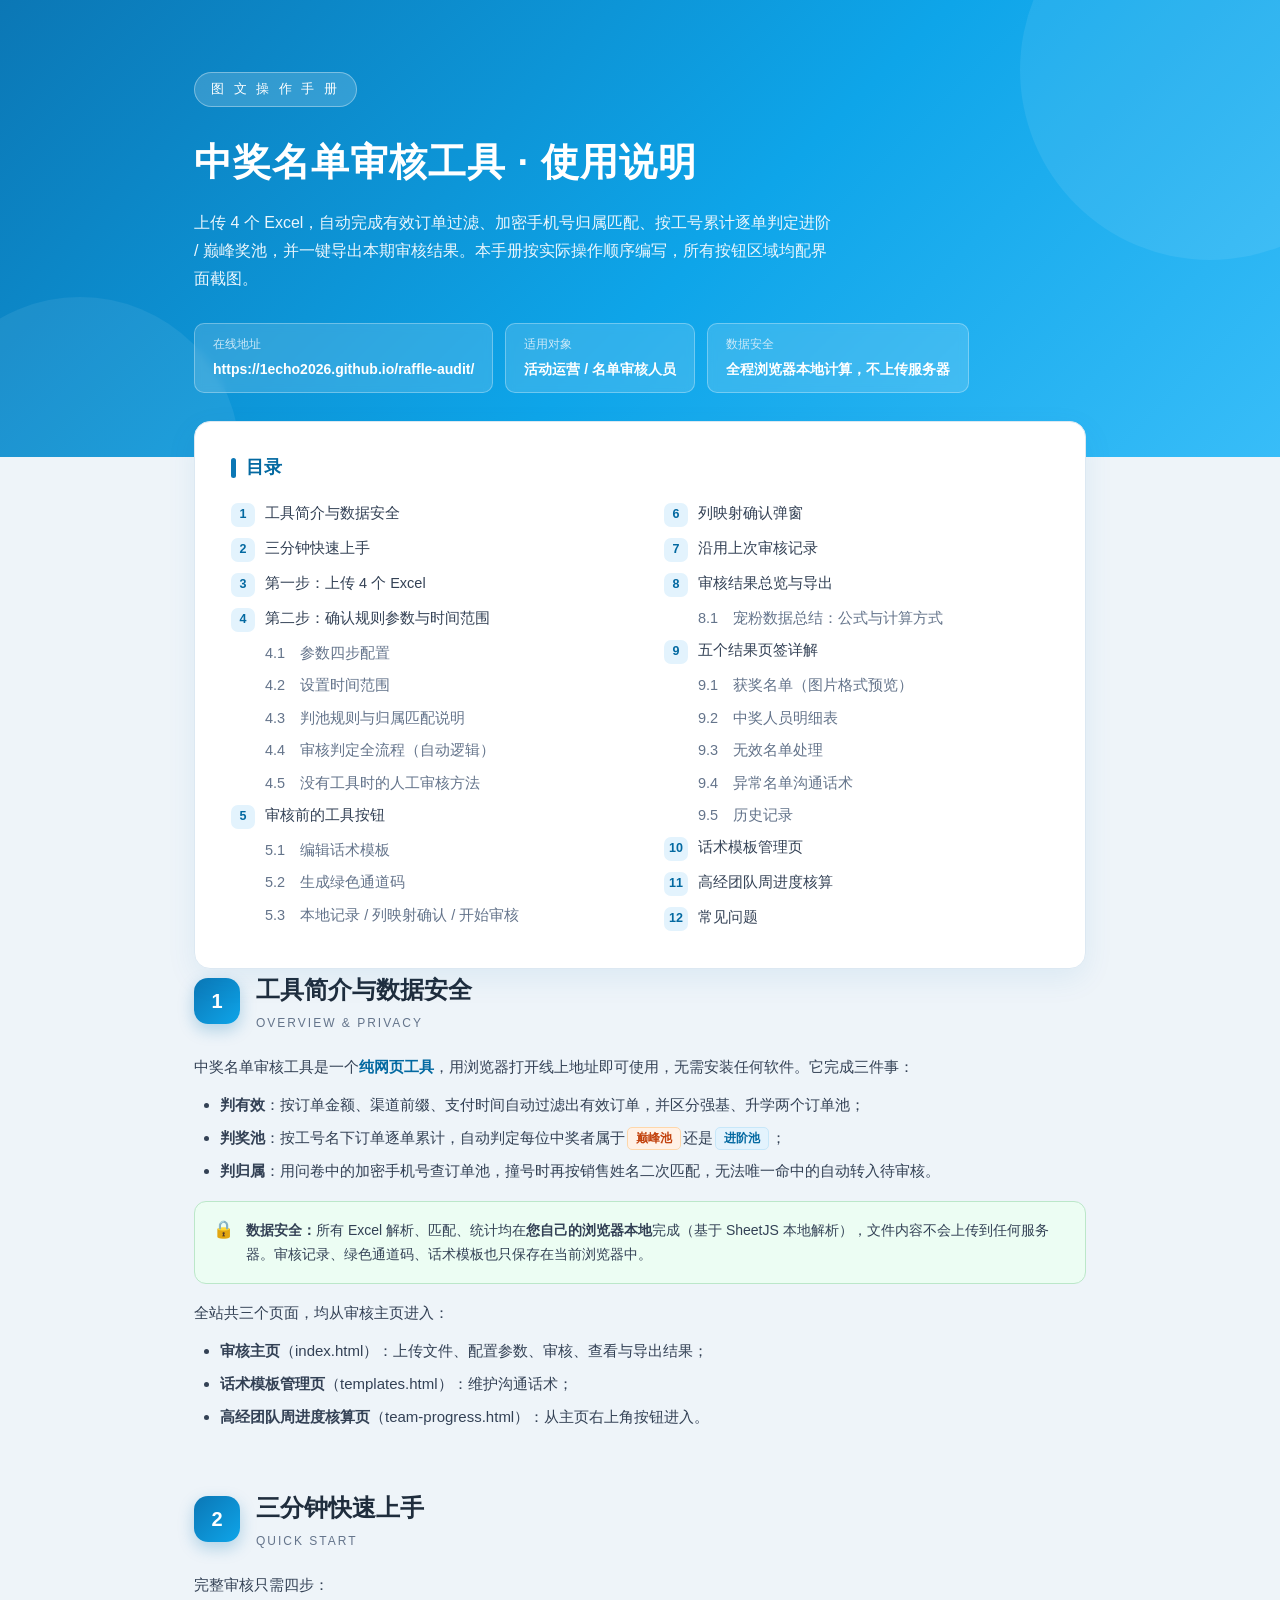
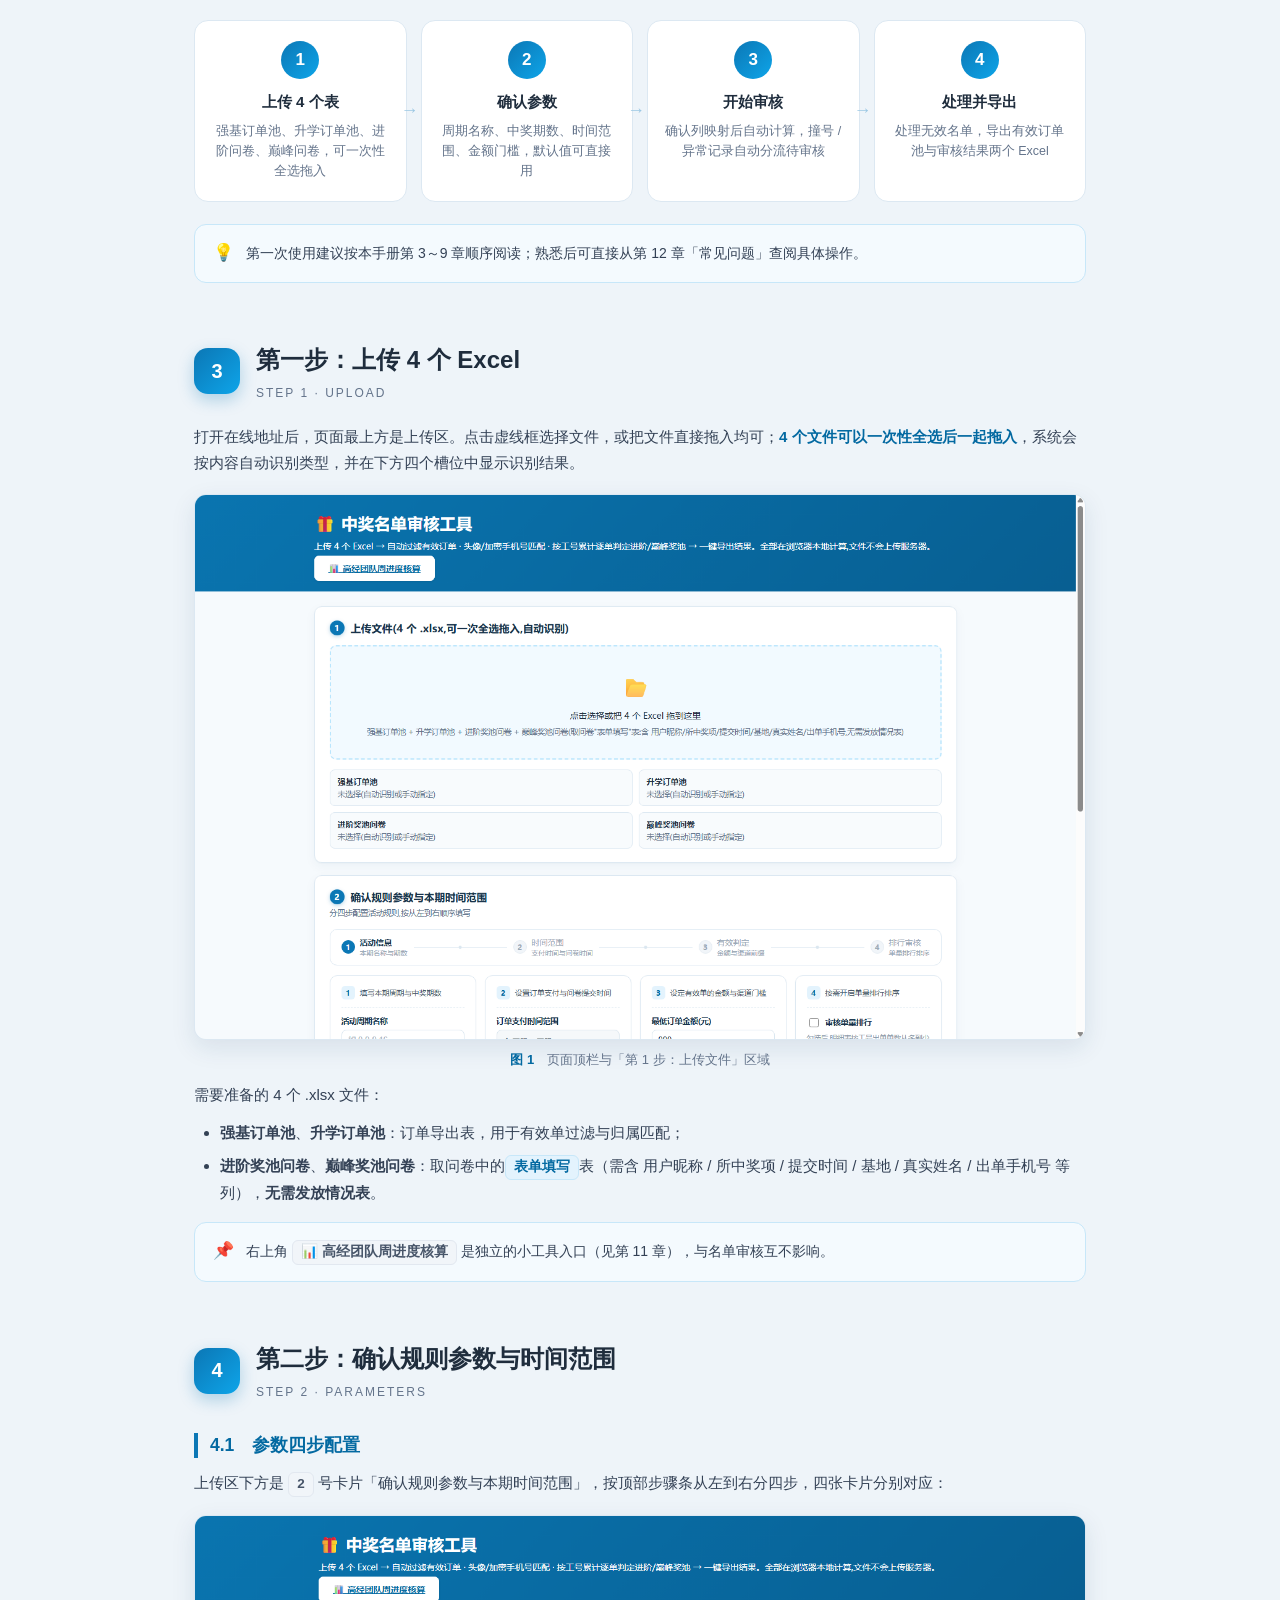
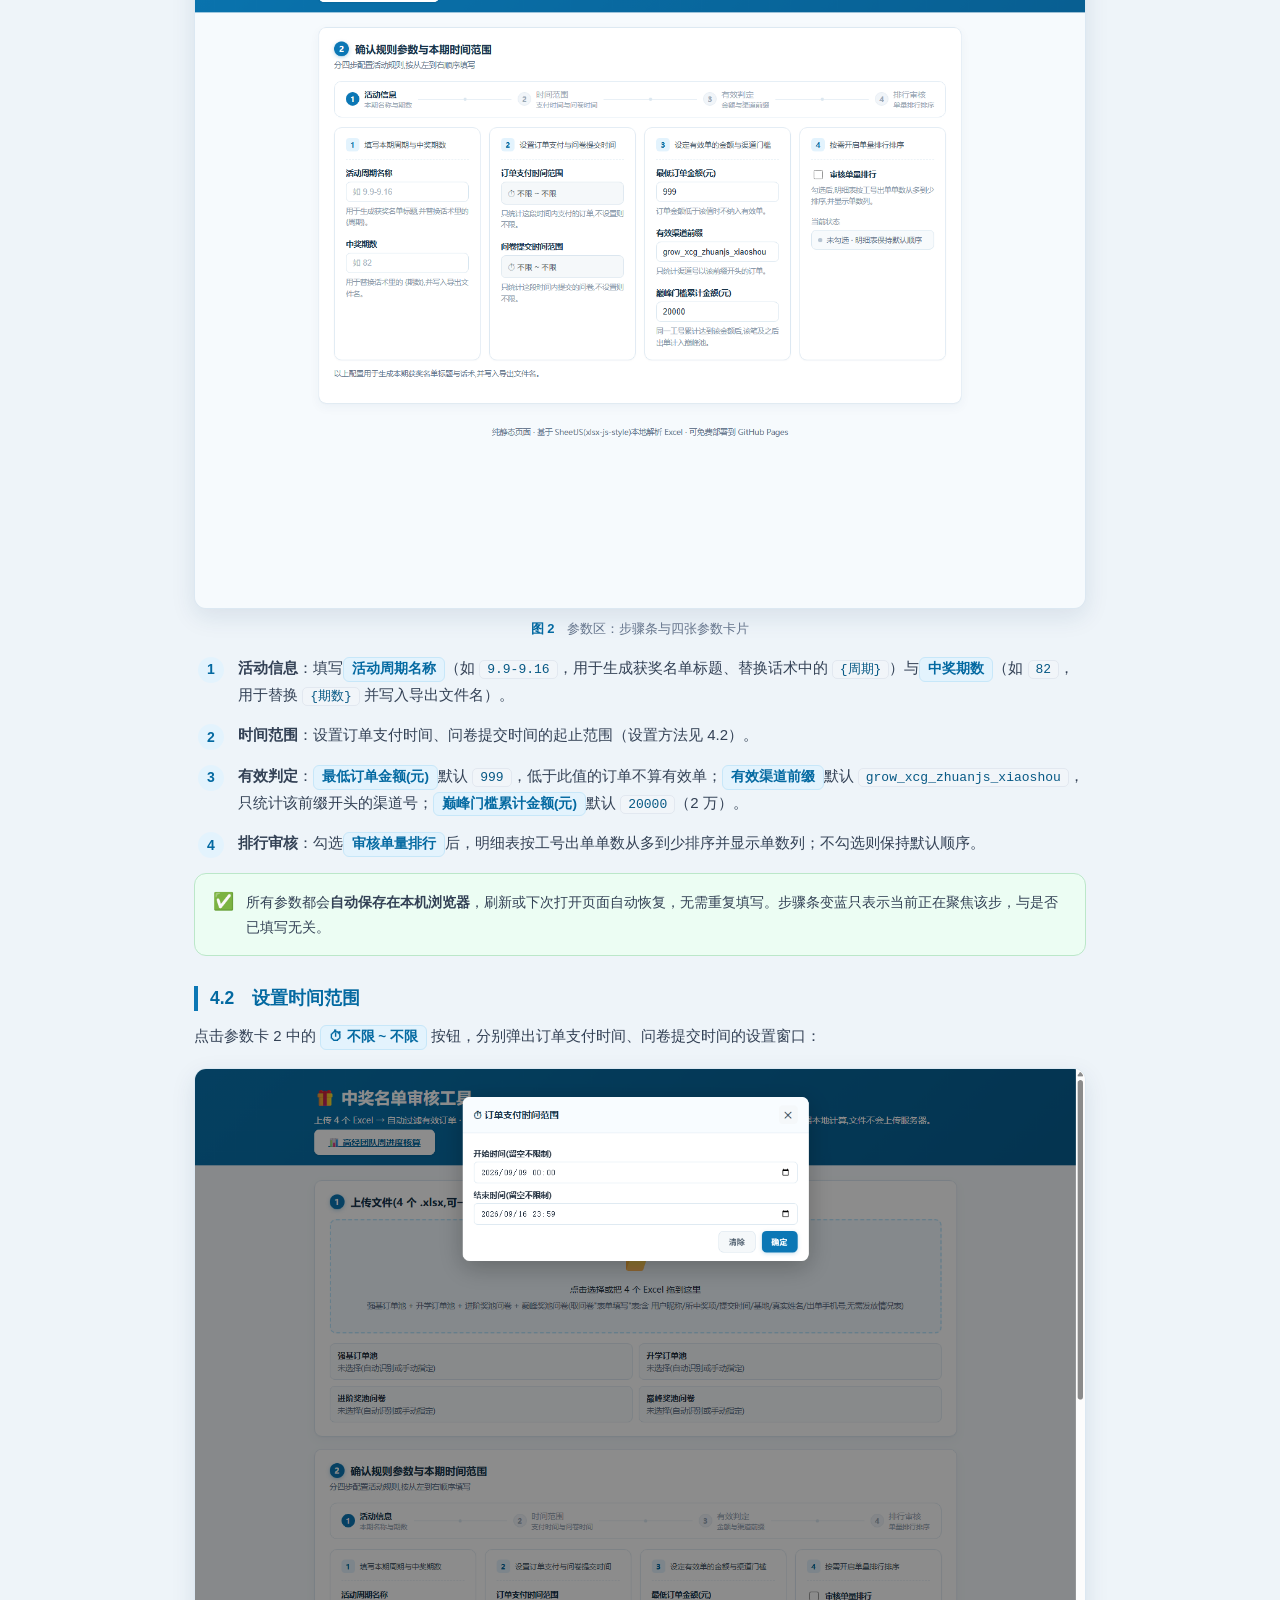
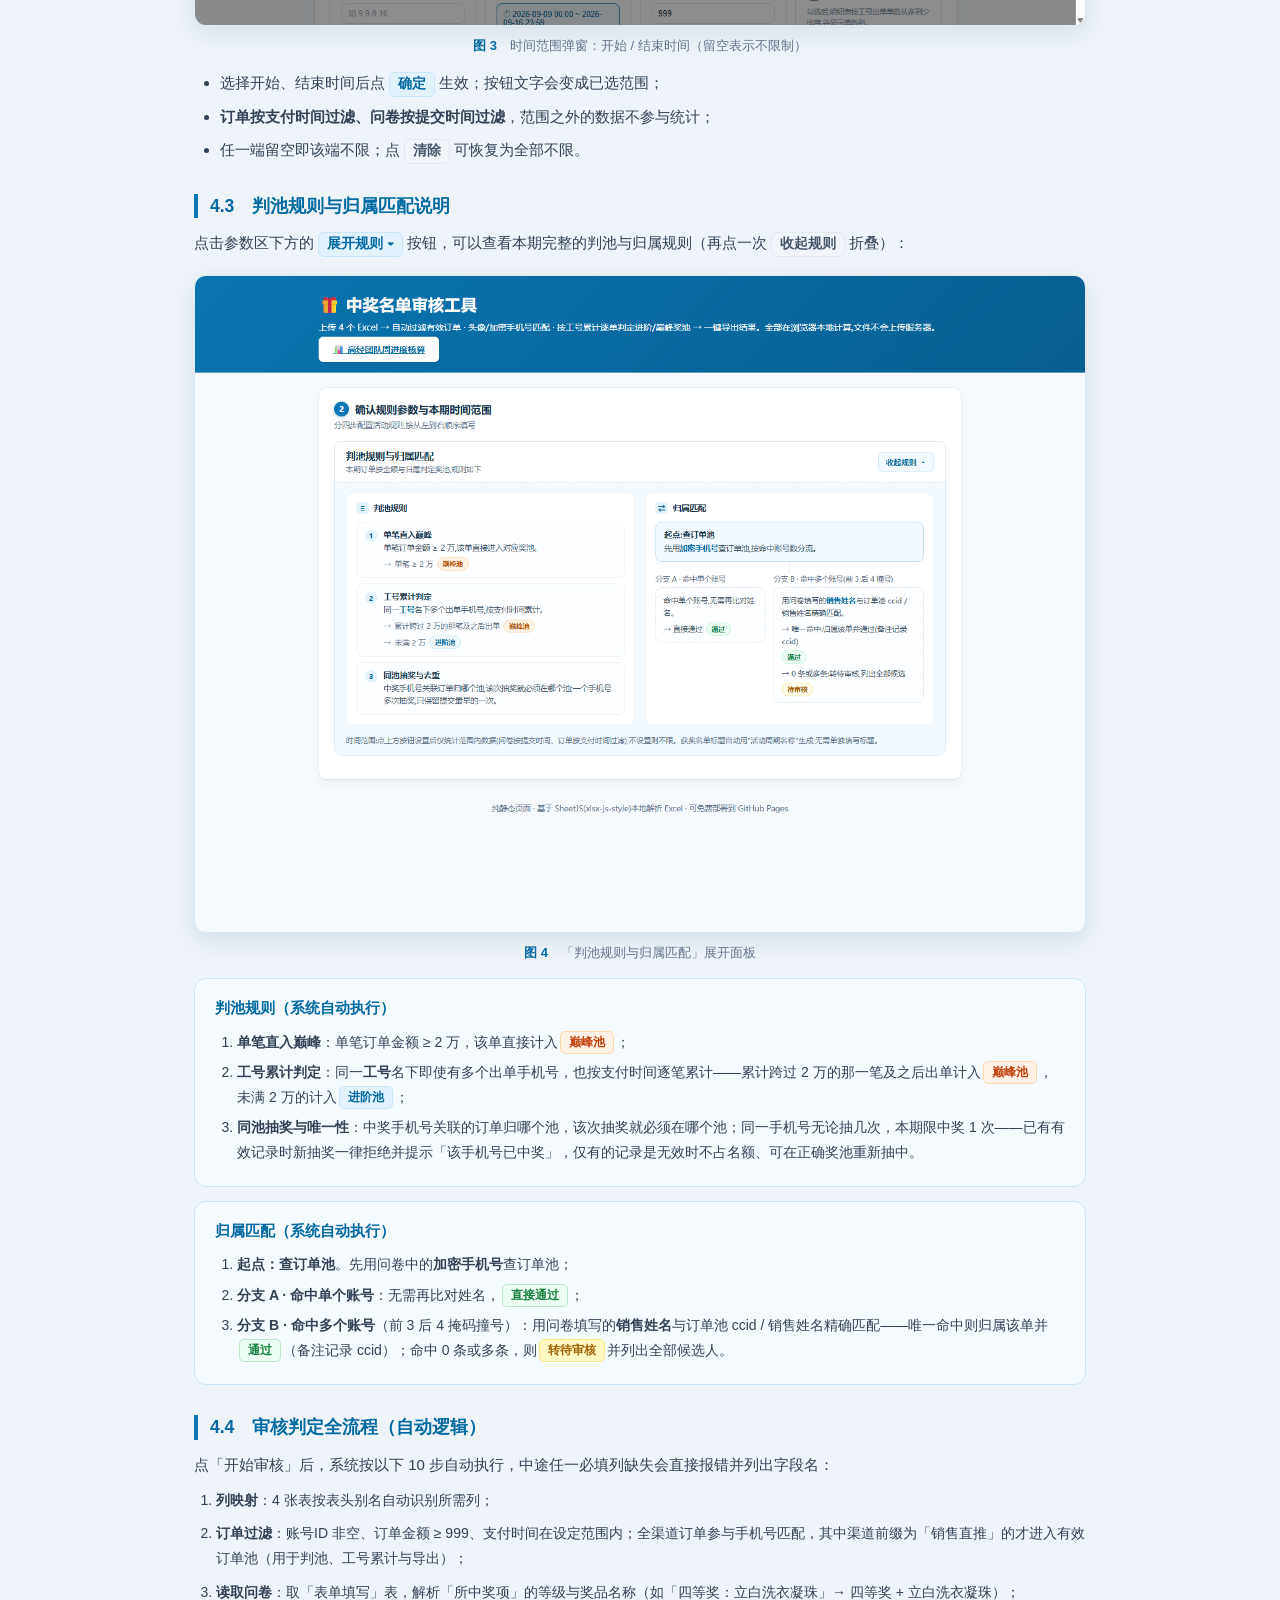
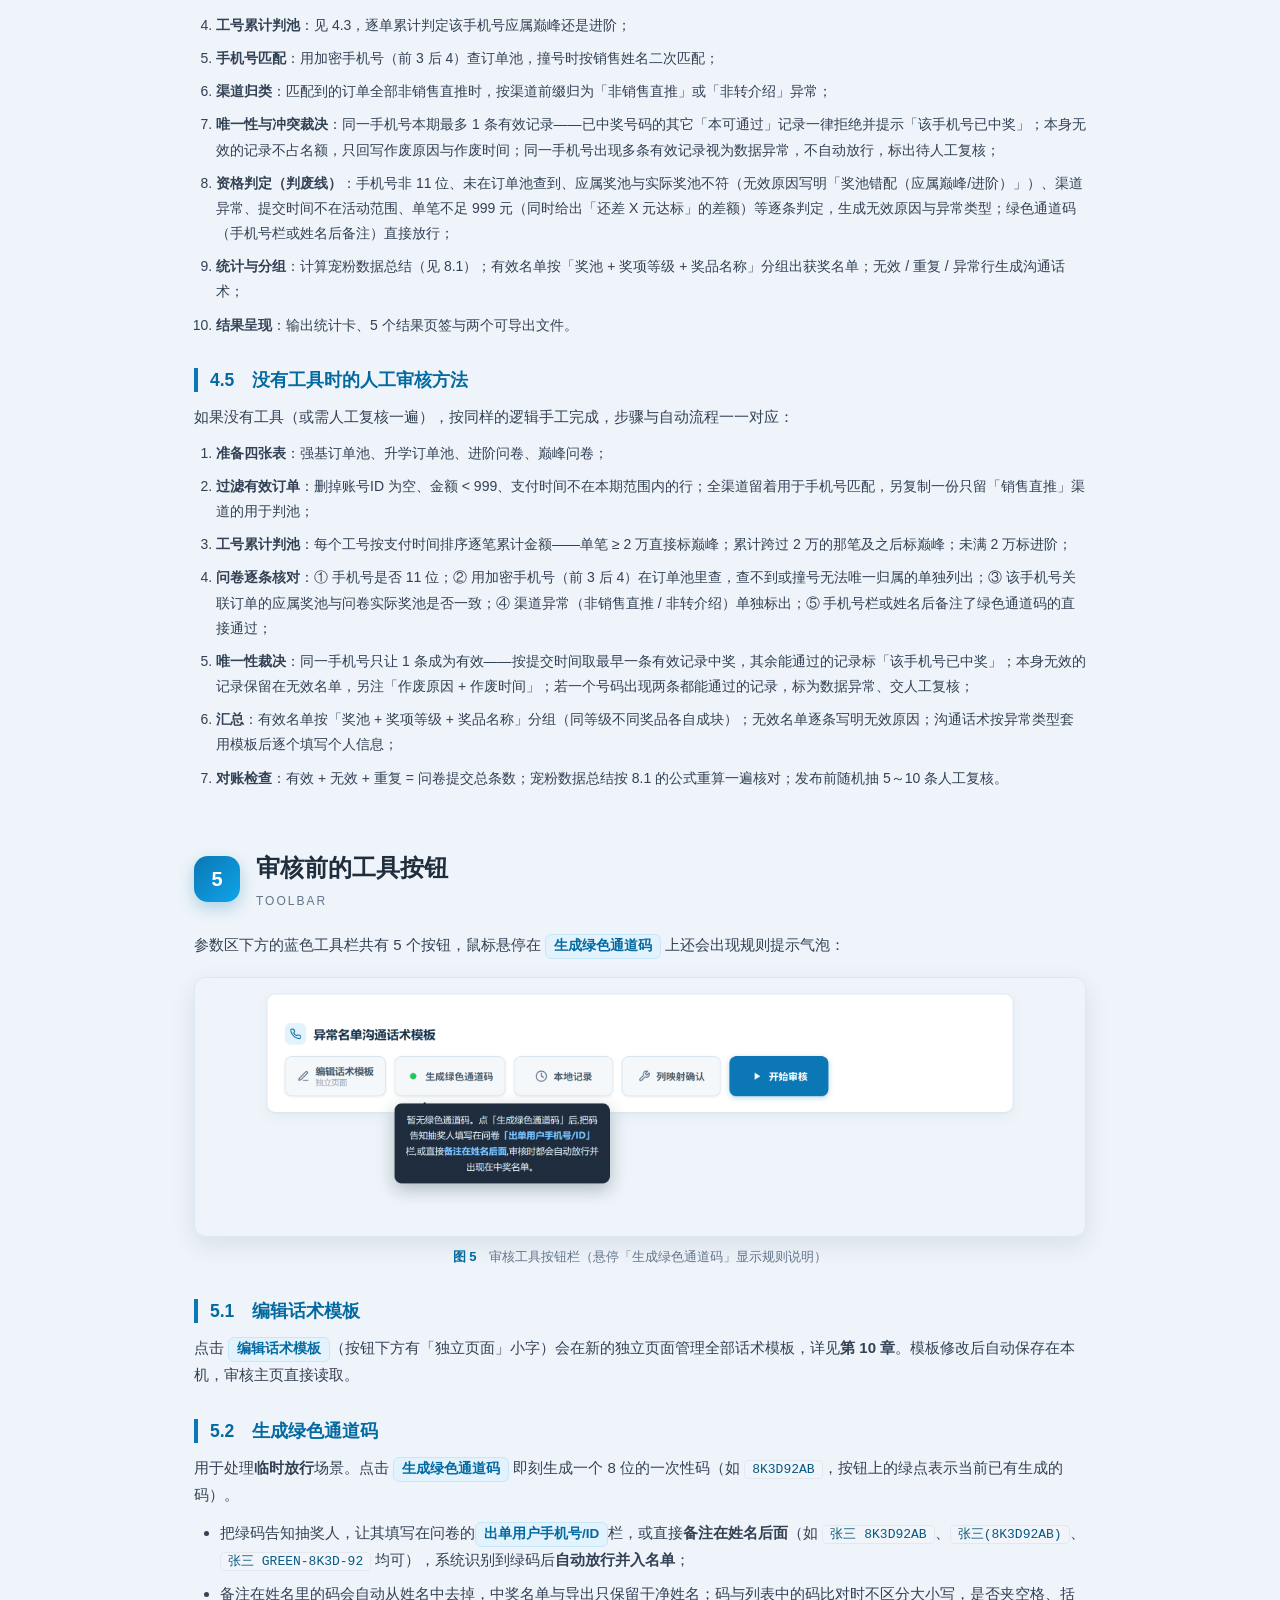
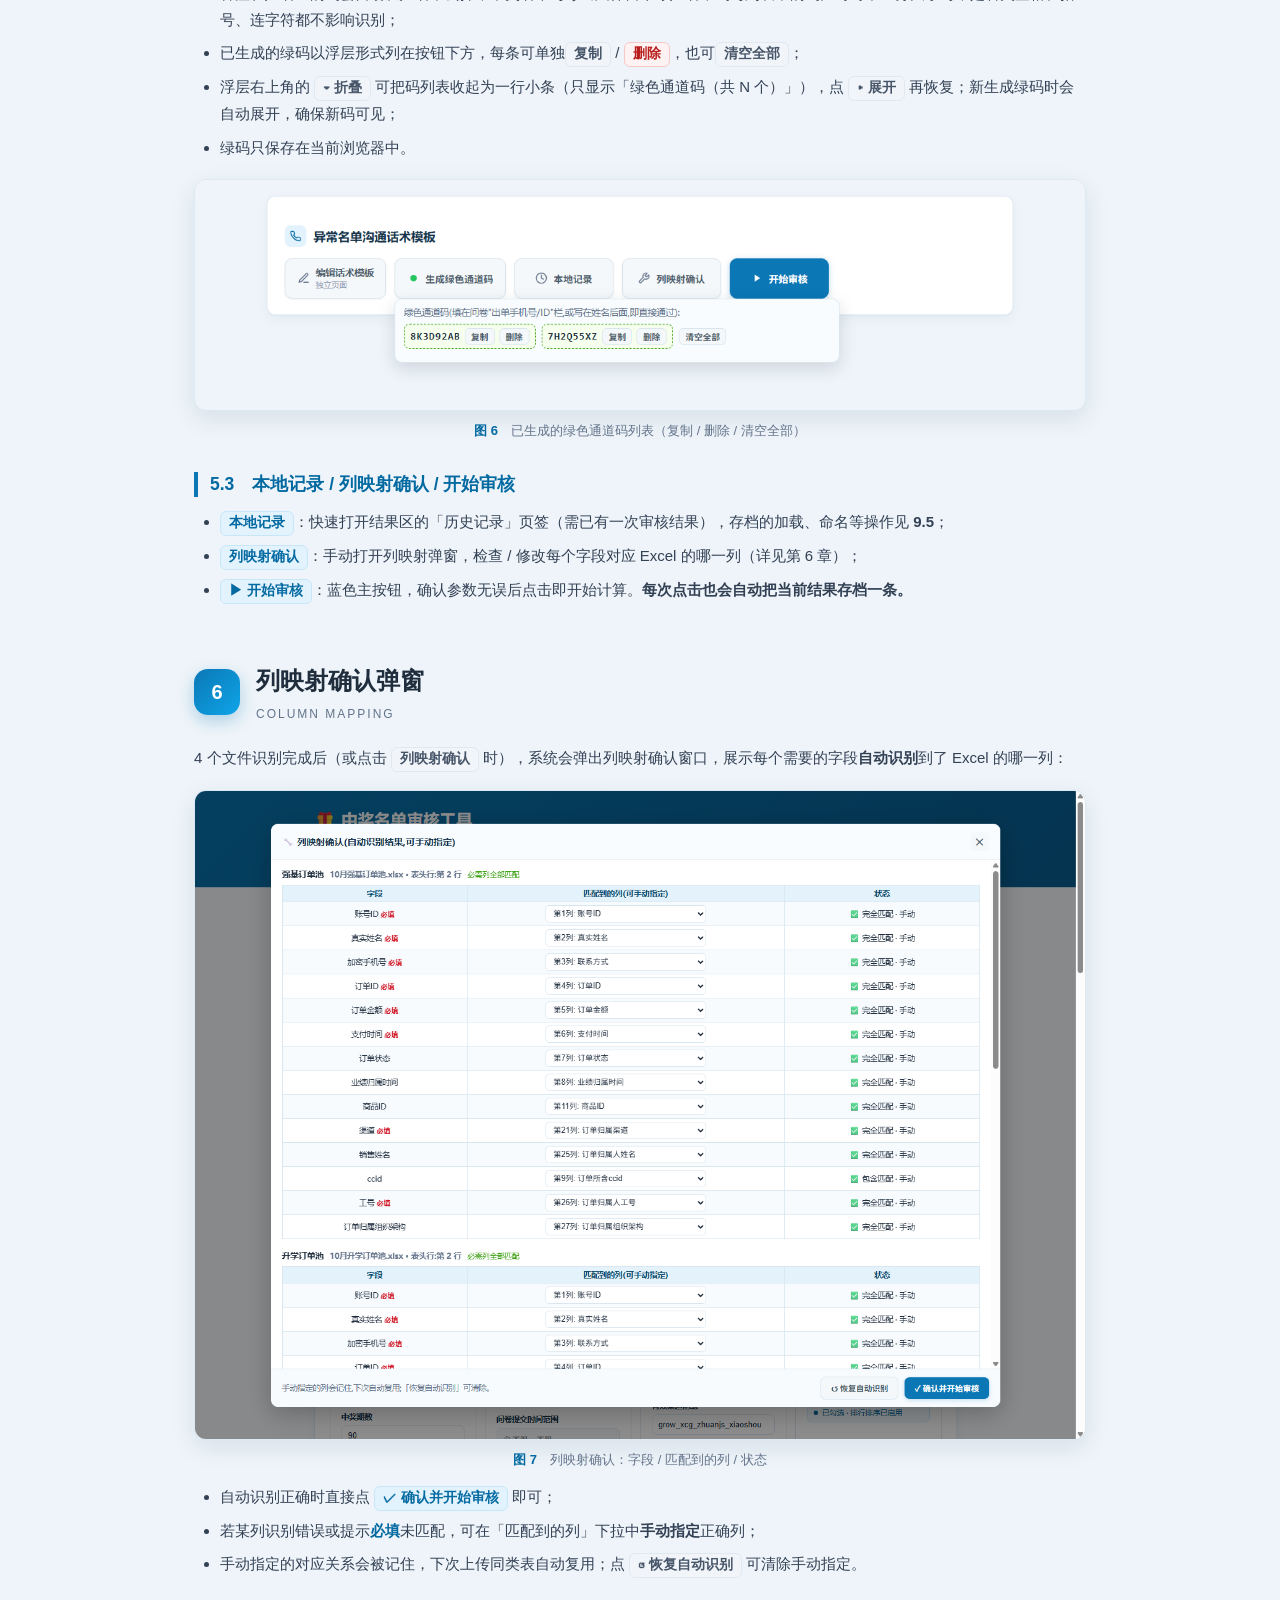
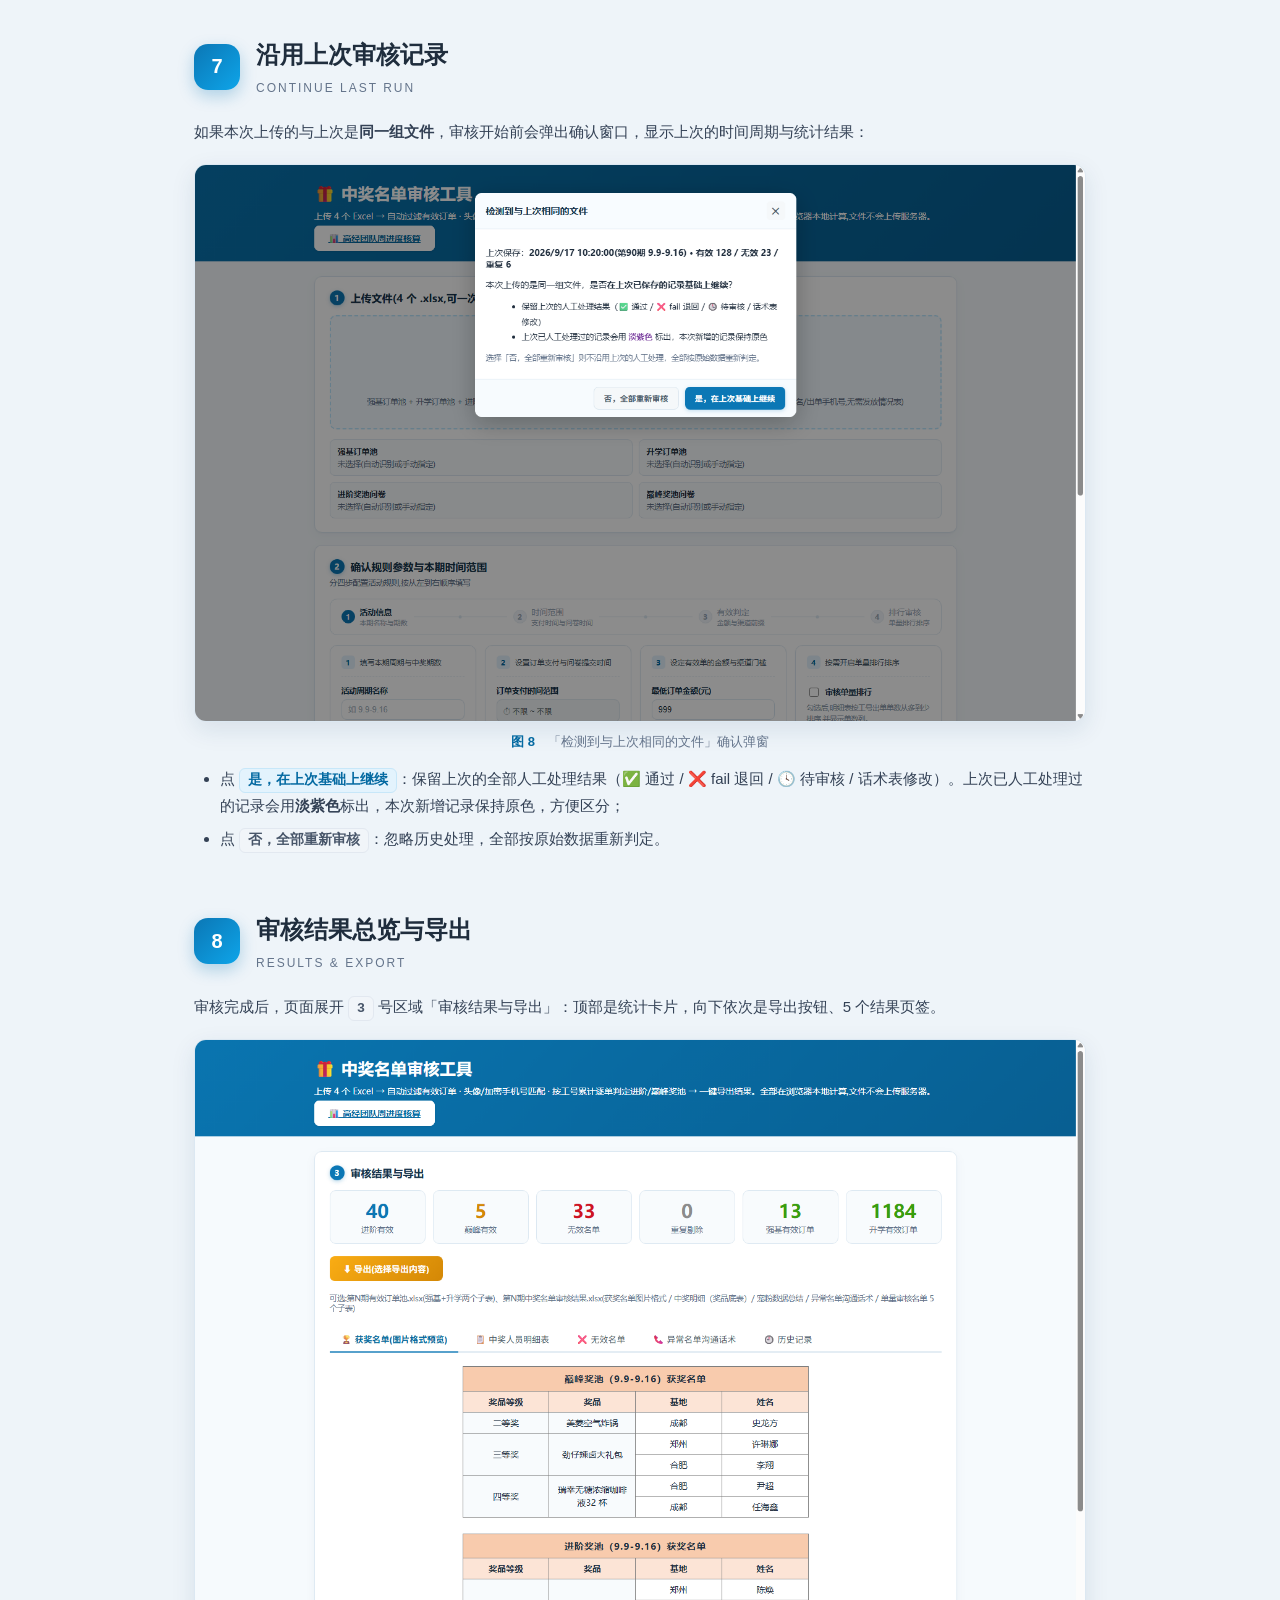
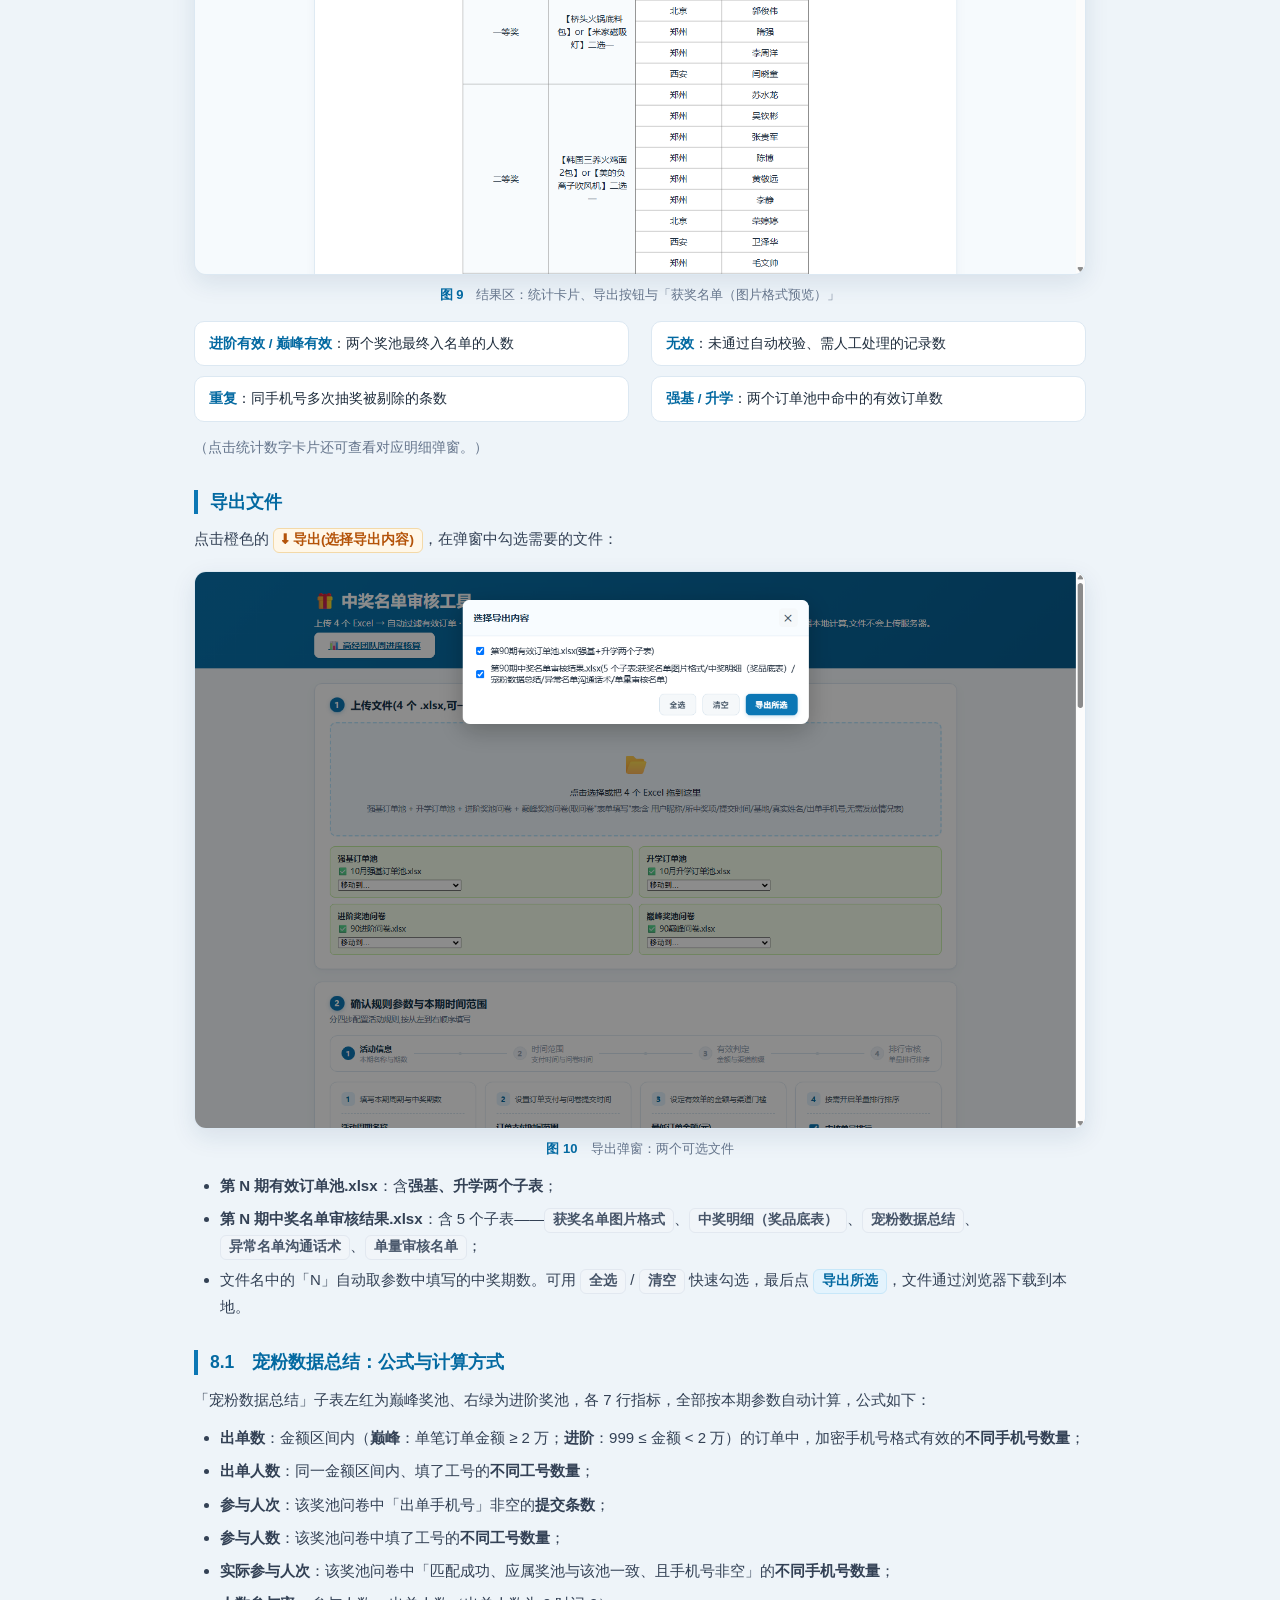
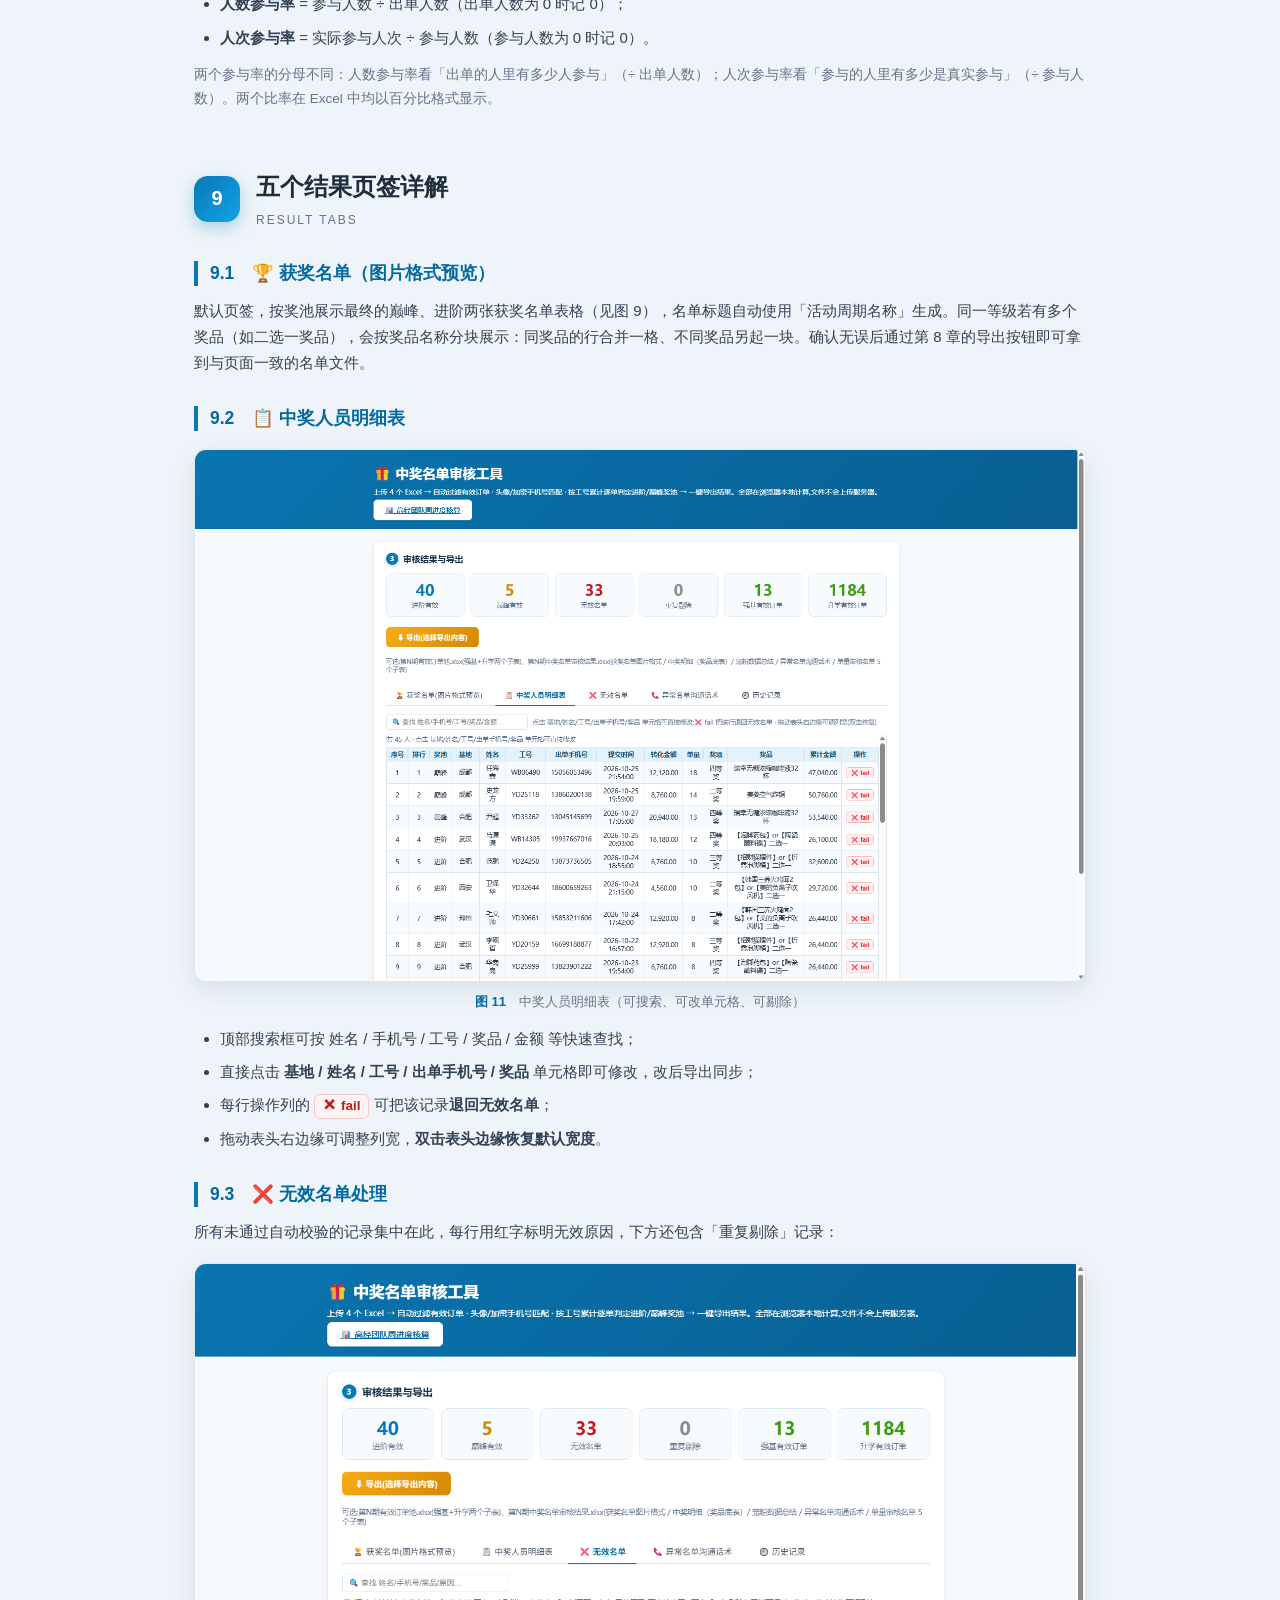
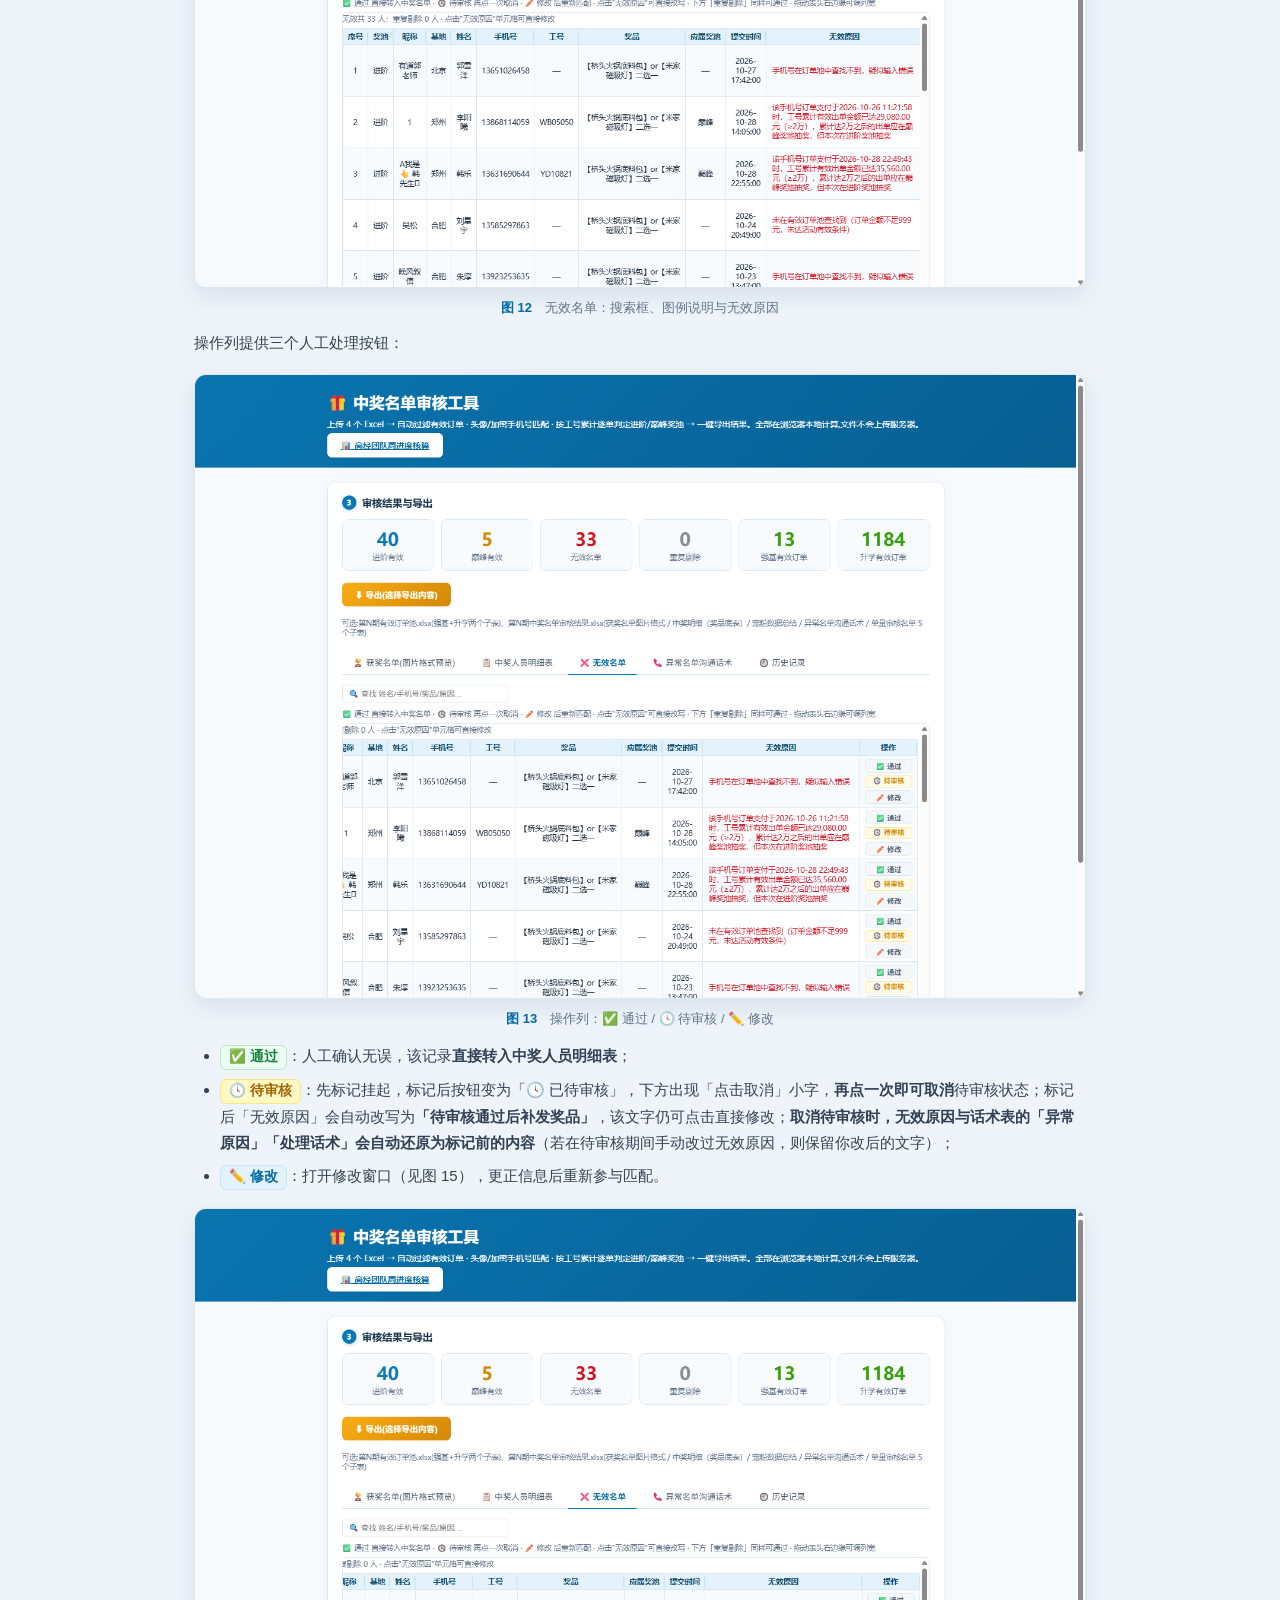
<file: 使用说明.html>
<!DOCTYPE html>
<html lang="zh-CN">
<head>
<meta charset="UTF-8">
<meta name="viewport" content="width=device-width, initial-scale=1.0">
<title>中奖名单审核工具 · 图文使用说明</title>
<style>
  :root{
    --blue:#0b77b5;
    --accent:#0369a1;
    --blue-deep:#075985;
    --sky-50:#f4fafe;
    --sky-100:#e3f3fd;
    --sky-200:#c7e7f9;
    --card-border:#dce8f2;
    --ink:#1f2d3d;
    --ink-2:#334155;
    --muted:#64748b;
    --gold:#b45309;
    --gold-bg:#fff7e8;
    --green:#15803d;
    --green-bg:#ecfdf3;
    --red:#b91c1c;
    --bg:#eef4f9;
  }
  *{box-sizing:border-box;margin:0;padding:0}
  html{scroll-behavior:smooth}
  body{
    font-family:"Microsoft YaHei UI","Microsoft YaHei","PingFang SC","Hiragino Sans GB","Segoe UI",sans-serif;
    color:var(--ink);
    background:var(--bg);
    line-height:1.75;
    font-size:15px;
    -webkit-font-smoothing:antialiased;
  }
  .wrap{max-width:940px;margin:0 auto;padding:0 24px}

  /* ============ 封面 ============ */
  .hero{
    background:linear-gradient(135deg,#0b77b5 0%,#0ea5e9 55%,#38bdf8 100%);
    color:#fff;
    padding:72px 0 64px;
    position:relative;
    overflow:hidden;
  }
  .hero::after{
    content:"";position:absolute;right:-120px;top:-120px;width:380px;height:380px;
    border-radius:50%;background:rgba(255,255,255,.08);
  }
  .hero::before{
    content:"";position:absolute;left:-80px;bottom:-160px;width:320px;height:320px;
    border-radius:50%;background:rgba(255,255,255,.07);
  }
  .hero .wrap{position:relative;z-index:1}
  .hero .eyebrow{
    display:inline-block;font-size:13px;letter-spacing:3px;
    background:rgba(255,255,255,.16);border:1px solid rgba(255,255,255,.35);
    padding:5px 16px;border-radius:999px;margin-bottom:22px;
  }
  .hero h1{font-size:38px;font-weight:700;letter-spacing:1px;margin-bottom:14px}
  .hero p.lead{font-size:16px;color:#eaf6fd;max-width:640px;margin-bottom:30px}
  .meta-chips{display:flex;flex-wrap:wrap;gap:12px}
  .chip{
    background:rgba(255,255,255,.14);border:1px solid rgba(255,255,255,.3);
    border-radius:10px;padding:10px 18px;font-size:14px;backdrop-filter:blur(4px);
  }
  .chip b{font-weight:600}
  .chip .chip-k{display:block;font-size:12px;color:#cde9f8;margin-bottom:2px}

  /* ============ 目录 ============ */
  .toc-card{
    background:#fff;border:1px solid var(--card-border);border-radius:16px;
    box-shadow:0 10px 30px rgba(11,119,181,.08);
    margin:-36px auto 0;position:relative;z-index:2;
    padding:30px 36px;max-width:892px;
  }
  .toc-card h2{
    font-size:18px;color:var(--accent);margin-bottom:18px;
    display:flex;align-items:center;gap:10px;
  }
  .toc-card h2::before{content:"";width:5px;height:20px;border-radius:3px;background:var(--blue)}
  .toc{list-style:none;columns:2;column-gap:48px}
  .toc li{break-inside:avoid;margin-bottom:9px}
  .toc a{
    color:var(--ink-2);text-decoration:none;font-size:14.5px;
    display:flex;gap:10px;align-items:baseline;
  }
  .toc a:hover{color:var(--blue)}
  .toc .n{
    flex:none;width:24px;height:24px;border-radius:7px;background:var(--sky-100);
    color:var(--accent);font-size:12.5px;font-weight:700;
    display:inline-flex;align-items:center;justify-content:center;
  }
  .toc .sub{padding-left:34px;font-size:13.5px;color:var(--muted);margin-bottom:7px}
  .toc .sub a{color:var(--muted)}

  /* ============ 正文 ============ */
  main{padding:48px 0 20px}
  section.chapter{margin-bottom:56px}
  .ch-head{display:flex;align-items:center;gap:16px;margin-bottom:20px}
  .ch-num{
    flex:none;width:46px;height:46px;border-radius:14px;
    background:linear-gradient(135deg,var(--blue),#0ea5e9);
    color:#fff;font-size:20px;font-weight:700;
    display:flex;align-items:center;justify-content:center;
    box-shadow:0 6px 16px rgba(11,119,181,.28);
  }
  .ch-head h2{font-size:24px;color:var(--ink);font-weight:700}
  .ch-head .ch-en{display:block;font-size:12px;color:var(--muted);font-weight:400;letter-spacing:2px;margin-top:2px}

  h3.sec{
    font-size:17.5px;color:var(--accent);margin:30px 0 12px;
    padding-left:12px;border-left:4px solid var(--blue);line-height:1.4;
  }
  p{margin:10px 0;color:var(--ink-2)}
  p.muted,span.muted{color:var(--muted)}
  ul.dot,ol.step{margin:12px 0 12px 4px;padding-left:22px}
  ul.dot li,ol.step li{margin:7px 0;color:var(--ink-2)}
  ol.step{list-style:none;counter-reset:s;padding-left:0}
  ol.step li{counter-increment:s;position:relative;padding-left:40px;margin:14px 0}
  ol.step li::before{
    content:counter(s);position:absolute;left:0;top:2px;
    width:26px;height:26px;border-radius:50%;background:var(--sky-100);color:var(--accent);
    font-weight:700;font-size:14px;display:flex;align-items:center;justify-content:center;
  }
  b.strong{color:var(--accent)}

  /* 按钮/界面文字 胶囊 */
  .ui{
    display:inline-block;background:var(--sky-100);color:var(--accent);
    border:1px solid var(--sky-200);border-radius:6px;
    padding:0 8px;font-size:13.5px;font-weight:600;line-height:1.7;
    white-space:nowrap;font-family:inherit;
  }
  .ui.gold{background:var(--gold-bg);color:var(--gold);border-color:#f3d9a8}
  .ui.green{background:var(--green-bg);color:var(--green);border-color:#bbe7c9}
  .ui.red{background:#fef2f2;color:var(--red);border-color:#f6c9c9}
  .ui.gray{background:#f1f5f9;color:#475569;border-color:#e2e8f0}
  code.inline{
    background:#f1f5f9;border:1px solid #e2e8f0;border-radius:5px;
    padding:1px 7px;font-size:13px;color:var(--blue-deep);
    font-family:Consolas,"Courier New",monospace;
  }

  /* 截图 */
  figure.shot{margin:18px 0 8px}
  figure.shot img{
    display:block;width:100%;border:1px solid var(--card-border);
    border-radius:12px;box-shadow:0 8px 24px rgba(15,60,100,.10);
    background:#fff;
  }
  figcaption{
    text-align:center;font-size:13px;color:var(--muted);margin-top:9px;
  }
  figcaption b{color:var(--accent);font-weight:600}

  /* 提示框 */
  .callout{
    border-radius:12px;padding:14px 18px;margin:16px 0;font-size:14px;
    border:1px solid;display:flex;gap:12px;align-items:flex-start;
  }
  .callout .co-ico{flex:none;font-size:17px;line-height:1.6}
  .callout.info{background:var(--sky-50);border-color:var(--sky-200)}
  .callout.info .co-ico{color:var(--blue)}
  .callout.warn{background:var(--gold-bg);border-color:#f3d9a8}
  .callout.warn .co-ico{color:var(--gold)}
  .callout.ok{background:var(--green-bg);border-color:#bbe7c9}
  .callout.ok .co-ico{color:var(--green)}
  .callout p{margin:2px 0;font-size:14px}

  /* 快速流程卡片 */
  .flow{display:grid;grid-template-columns:repeat(4,1fr);gap:14px;margin:22px 0}
  .flow .f-card{
    background:#fff;border:1px solid var(--card-border);border-radius:14px;
    padding:20px 16px;text-align:center;position:relative;
  }
  .flow .f-num{
    width:38px;height:38px;border-radius:50%;margin:0 auto 10px;
    background:linear-gradient(135deg,var(--blue),#0ea5e9);color:#fff;
    font-weight:700;font-size:17px;display:flex;align-items:center;justify-content:center;
  }
  .flow .f-card h4{font-size:15px;color:var(--ink);margin-bottom:6px}
  .flow .f-card p{font-size:12.5px;color:var(--muted);margin:0;line-height:1.6}
  .flow .f-arrow{
    position:absolute;right:-13px;top:50%;transform:translateY(-50%);
    color:#9cc8e4;font-size:18px;z-index:1;
  }

  /* 统计卡说明小网格 */
  .mini-grid{display:grid;grid-template-columns:repeat(2,1fr);gap:10px 22px;margin:14px 0}
  .mini-grid .mg{
    border:1px solid var(--card-border);border-radius:10px;padding:10px 14px;
    background:#fff;font-size:13.5px;
  }
  .mini-grid .mg b{color:var(--accent)}

  /* 规则小卡 */
  .rule-lite{
    background:var(--sky-50);border:1px solid var(--sky-200);border-radius:12px;
    padding:16px 20px;margin:14px 0;
  }
  .rule-lite h4{color:var(--accent);font-size:15px;margin-bottom:8px}
  .rule-lite ol{padding-left:22px}
  .rule-lite li{margin:6px 0;font-size:14px;color:var(--ink-2)}
  /* 审核流程步骤列表 */
  .steps{padding-left:22px;margin:10px 0}
  .steps li{margin:8px 0;font-size:14px;line-height:1.8;color:var(--ink-2)}
  .tag{
    display:inline-block;font-size:12px;border-radius:5px;padding:0 8px;
    font-weight:600;margin:0 2px;vertical-align:1px;
  }
  .tag.peak{background:#fff1e6;color:#c2410c;border:1px solid #fed7aa}
  .tag.adv{background:var(--sky-100);color:var(--accent);border:1px solid var(--sky-200)}
  .tag.pass{background:var(--green-bg);color:var(--green);border:1px solid #bbe7c9}
  .tag.pend{background:#fef9c3;color:#a16207;border:1px solid #fde68a}

  /* FAQ */
  .faq-item{
    border:1px solid var(--card-border);border-radius:12px;background:#fff;
    padding:16px 20px;margin:12px 0;
  }
  .faq-item .q{font-weight:700;color:var(--ink);font-size:15px;margin-bottom:5px}
  .faq-item .q::before{content:"Q";display:inline-flex;width:22px;height:22px;border-radius:6px;
    background:var(--blue);color:#fff;font-size:12.5px;align-items:center;justify-content:center;margin-right:9px}
  .faq-item .a{color:var(--ink-2);font-size:14px;padding-left:31px}
  .faq-item .a::before{content:"A";display:inline-flex;width:22px;height:22px;border-radius:6px;
    background:var(--sky-100);color:var(--accent);font-size:12.5px;font-weight:700;align-items:center;justify-content:center;margin-right:9px}

  footer.doc-foot{
    border-top:1px solid var(--card-border);margin-top:40px;
    padding:28px 0 48px;text-align:center;color:var(--muted);font-size:13px;
  }
  footer.doc-foot .privacy{
    display:inline-block;background:#fff;border:1px solid var(--card-border);
    border-radius:999px;padding:8px 22px;margin-bottom:10px;font-size:13.5px;color:var(--accent);
  }

  @media (max-width:760px){
    .toc{columns:1}
    .flow{grid-template-columns:repeat(2,1fr)}
    .flow .f-arrow{display:none}
    .hero h1{font-size:28px}
    .mini-grid{grid-template-columns:1fr}
  }
  @media print{
    body{background:#fff;font-size:12px}
    .hero{padding:36px 0}
    .toc-card{box-shadow:none;break-inside:avoid}
    figure.shot{break-inside:avoid}
    section.chapter{break-inside:auto}
  }
</style>
</head>
<body>

<!-- ================= 封面 ================= -->
<header class="hero">
  <div class="wrap">
    <span class="eyebrow">图 文 操 作 手 册</span>
    <h1>中奖名单审核工具 · 使用说明</h1>
    <p class="lead">上传 4 个 Excel，自动完成有效订单过滤、加密手机号归属匹配、按工号累计逐单判定进阶 / 巅峰奖池，并一键导出本期审核结果。本手册按实际操作顺序编写，所有按钮区域均配界面截图。</p>
    <div class="meta-chips">
      <div class="chip"><span class="chip-k">在线地址</span><b>https://1echo2026.github.io/raffle-audit/</b></div>
      <div class="chip"><span class="chip-k">适用对象</span><b>活动运营 / 名单审核人员</b></div>
      <div class="chip"><span class="chip-k">数据安全</span><b>全程浏览器本地计算，不上传服务器</b></div>
    </div>
  </div>
</header>

<!-- ================= 目录 ================= -->
<div class="toc-card wrap" style="max-width:892px">
  <h2>目录</h2>
  <ol class="toc" style="list-style:none">
    <li><a href="#c1"><span class="n">1</span>工具简介与数据安全</a></li>
    <li><a href="#c2"><span class="n">2</span>三分钟快速上手</a></li>
    <li><a href="#c3"><span class="n">3</span>第一步：上传 4 个 Excel</a></li>
    <li><a href="#c4"><span class="n">4</span>第二步：确认规则参数与时间范围</a></li>
    <li class="sub"><a href="#c4-1">4.1　参数四步配置</a></li>
    <li class="sub"><a href="#c4-2">4.2　设置时间范围</a></li>
    <li class="sub"><a href="#c4-3">4.3　判池规则与归属匹配说明</a></li>
    <li class="sub"><a href="#c4-4">4.4　审核判定全流程（自动逻辑）</a></li>
    <li class="sub"><a href="#c4-5">4.5　没有工具时的人工审核方法</a></li>
    <li><a href="#c5"><span class="n">5</span>审核前的工具按钮</a></li>
    <li class="sub"><a href="#c5-1">5.1　编辑话术模板</a></li>
    <li class="sub"><a href="#c5-2">5.2　生成绿色通道码</a></li>
    <li class="sub"><a href="#c5-3">5.3　本地记录 / 列映射确认 / 开始审核</a></li>
    <li><a href="#c6"><span class="n">6</span>列映射确认弹窗</a></li>
    <li><a href="#c7"><span class="n">7</span>沿用上次审核记录</a></li>
    <li><a href="#c8"><span class="n">8</span>审核结果总览与导出</a></li>
    <li class="sub"><a href="#c8-1">8.1　宠粉数据总结：公式与计算方式</a></li>
    <li><a href="#c9"><span class="n">9</span>五个结果页签详解</a></li>
    <li class="sub"><a href="#c9-1">9.1　获奖名单（图片格式预览）</a></li>
    <li class="sub"><a href="#c9-2">9.2　中奖人员明细表</a></li>
    <li class="sub"><a href="#c9-3">9.3　无效名单处理</a></li>
    <li class="sub"><a href="#c9-4">9.4　异常名单沟通话术</a></li>
    <li class="sub"><a href="#c9-5">9.5　历史记录</a></li>
    <li><a href="#c10"><span class="n">10</span>话术模板管理页</a></li>
    <li><a href="#c11"><span class="n">11</span>高经团队周进度核算</a></li>
    <li><a href="#c12"><span class="n">12</span>常见问题</a></li>
  </ol>
</div>

<main class="wrap">

<!-- ================= 1 ================= -->
<section class="chapter" id="c1">
  <div class="ch-head"><span class="ch-num">1</span><h2>工具简介与数据安全<span class="ch-en">OVERVIEW & PRIVACY</span></h2></div>
  <p>中奖名单审核工具是一个<b class="strong">纯网页工具</b>，用浏览器打开线上地址即可使用，无需安装任何软件。它完成三件事：</p>
  <ul class="dot">
    <li><b>判有效</b>：按订单金额、渠道前缀、支付时间自动过滤出有效订单，并区分强基、升学两个订单池；</li>
    <li><b>判奖池</b>：按工号名下订单逐单累计，自动判定每位中奖者属于<span class="tag peak">巅峰池</span>还是<span class="tag adv">进阶池</span>；</li>
    <li><b>判归属</b>：用问卷中的加密手机号查订单池，撞号时再按销售姓名二次匹配，无法唯一命中的自动转入待审核。</li>
  </ul>
  <div class="callout ok">
    <span class="co-ico">🔒</span>
    <p><b>数据安全：</b>所有 Excel 解析、匹配、统计均在<b>您自己的浏览器本地</b>完成（基于 SheetJS 本地解析），文件内容不会上传到任何服务器。审核记录、绿色通道码、话术模板也只保存在当前浏览器中。</p>
  </div>
  <p>全站共三个页面，均从审核主页进入：</p>
  <ul class="dot">
    <li><b>审核主页</b>（index.html）：上传文件、配置参数、审核、查看与导出结果；</li>
    <li><b>话术模板管理页</b>（templates.html）：维护沟通话术；</li>
    <li><b>高经团队周进度核算页</b>（team-progress.html）：从主页右上角按钮进入。</li>
  </ul>
</section>

<!-- ================= 2 ================= -->
<section class="chapter" id="c2">
  <div class="ch-head"><span class="ch-num">2</span><h2>三分钟快速上手<span class="ch-en">QUICK START</span></h2></div>
  <p>完整审核只需四步：</p>
  <div class="flow">
    <div class="f-card"><div class="f-num">1</div><h4>上传 4 个表</h4><p>强基订单池、升学订单池、进阶问卷、巅峰问卷，可一次性全选拖入</p><span class="f-arrow">→</span></div>
    <div class="f-card"><div class="f-num">2</div><h4>确认参数</h4><p>周期名称、中奖期数、时间范围、金额门槛，默认值可直接用</p><span class="f-arrow">→</span></div>
    <div class="f-card"><div class="f-num">3</div><h4>开始审核</h4><p>确认列映射后自动计算，撞号 / 异常记录自动分流待审核</p><span class="f-arrow">→</span></div>
    <div class="f-card"><div class="f-num">4</div><h4>处理并导出</h4><p>处理无效名单，导出有效订单池与审核结果两个 Excel</p></div>
  </div>
  <div class="callout info">
    <span class="co-ico">💡</span>
    <p>第一次使用建议按本手册第 3～9 章顺序阅读；熟悉后可直接从第 12 章「常见问题」查阅具体操作。</p>
  </div>
</section>

<!-- ================= 3 ================= -->
<section class="chapter" id="c3">
  <div class="ch-head"><span class="ch-num">3</span><h2>第一步：上传 4 个 Excel<span class="ch-en">STEP 1 · UPLOAD</span></h2></div>
  <p>打开在线地址后，页面最上方是上传区。点击虚线框选择文件，或把文件直接拖入均可；<b class="strong">4 个文件可以一次性全选后一起拖入</b>，系统会按内容自动识别类型，并在下方四个槽位中显示识别结果。</p>

  <figure class="shot">
    <img src="使用说明-img/01_top_upload.png" alt="页面顶栏与第1步上传区域">
    <figcaption><b>图 1</b>　页面顶栏与「第 1 步：上传文件」区域</figcaption>
  </figure>

  <p>需要准备的 4 个 .xlsx 文件：</p>
  <ul class="dot">
    <li><b>强基订单池</b>、<b>升学订单池</b>：订单导出表，用于有效单过滤与归属匹配；</li>
    <li><b>进阶奖池问卷</b>、<b>巅峰奖池问卷</b>：取问卷中的<span class="ui">表单填写</span>表（需含 用户昵称 / 所中奖项 / 提交时间 / 基地 / 真实姓名 / 出单手机号 等列），<b>无需发放情况表</b>。</li>
  </ul>
  <div class="callout info">
    <span class="co-ico">📌</span>
    <p>右上角 <span class="ui gray">📊 高经团队周进度核算</span> 是独立的小工具入口（见第 11 章），与名单审核互不影响。</p>
  </div>
</section>

<!-- ================= 4 ================= -->
<section class="chapter" id="c4">
  <div class="ch-head"><span class="ch-num">4</span><h2>第二步：确认规则参数与时间范围<span class="ch-en">STEP 2 · PARAMETERS</span></h2></div>

  <h3 class="sec" id="c4-1">4.1　参数四步配置</h3>
  <p>上传区下方是 <span class="ui gray">2</span> 号卡片「确认规则参数与本期时间范围」，按顶部步骤条从左到右分四步，四张卡片分别对应：</p>

  <figure class="shot">
    <img src="使用说明-img/02_params.png" alt="规则参数四步配置区域">
    <figcaption><b>图 2</b>　参数区：步骤条与四张参数卡片</figcaption>
  </figure>

  <ol class="step">
    <li><b>活动信息</b>：填写<span class="ui">活动周期名称</span>（如 <code class="inline">9.9-9.16</code>，用于生成获奖名单标题、替换话术中的 <code class="inline">{周期}</code>）与<span class="ui">中奖期数</span>（如 <code class="inline">82</code>，用于替换 <code class="inline">{期数}</code> 并写入导出文件名）。</li>
    <li><b>时间范围</b>：设置订单支付时间、问卷提交时间的起止范围（设置方法见 4.2）。</li>
    <li><b>有效判定</b>：<span class="ui">最低订单金额(元)</span>默认 <code class="inline">999</code>，低于此值的订单不算有效单；<span class="ui">有效渠道前缀</span>默认 <code class="inline">grow_xcg_zhuanjs_xiaoshou</code>，只统计该前缀开头的渠道号；<span class="ui">巅峰门槛累计金额(元)</span>默认 <code class="inline">20000</code>（2 万）。</li>
    <li><b>排行审核</b>：勾选<span class="ui">审核单量排行</span>后，明细表按工号出单单数从多到少排序并显示单数列；不勾选则保持默认顺序。</li>
  </ol>
  <div class="callout ok">
    <span class="co-ico">✅</span>
    <p>所有参数都会<b>自动保存在本机浏览器</b>，刷新或下次打开页面自动恢复，无需重复填写。步骤条变蓝只表示当前正在聚焦该步，与是否已填写无关。</p>
  </div>

  <h3 class="sec" id="c4-2">4.2　设置时间范围</h3>
  <p>点击参数卡 2 中的 <span class="ui">⏱ 不限 ~ 不限</span> 按钮，分别弹出订单支付时间、问卷提交时间的设置窗口：</p>

  <figure class="shot">
    <img src="使用说明-img/04_timemodal.png" alt="时间范围设置弹窗">
    <figcaption><b>图 3</b>　时间范围弹窗：开始 / 结束时间（留空表示不限制）</figcaption>
  </figure>

  <ul class="dot">
    <li>选择开始、结束时间后点 <span class="ui">确定</span> 生效；按钮文字会变成已选范围；</li>
    <li><b>订单按支付时间过滤、问卷按提交时间过滤</b>，范围之外的数据不参与统计；</li>
    <li>任一端留空即该端不限；点 <span class="ui gray">清除</span> 可恢复为全部不限。</li>
  </ul>

  <h3 class="sec" id="c4-3">4.3　判池规则与归属匹配说明</h3>
  <p>点击参数区下方的 <span class="ui">展开规则 ▾</span> 按钮，可以查看本期完整的判池与归属规则（再点一次 <span class="ui gray">收起规则</span> 折叠）：</p>

  <figure class="shot">
    <img src="使用说明-img/03_rules.png" alt="判池规则与归属匹配展开面板">
    <figcaption><b>图 4</b>　「判池规则与归属匹配」展开面板</figcaption>
  </figure>

  <div class="rule-lite">
    <h4>判池规则（系统自动执行）</h4>
    <ol>
      <li><b>单笔直入巅峰</b>：单笔订单金额 ≥ 2 万，该单直接计入<span class="tag peak">巅峰池</span>；</li>
      <li><b>工号累计判定</b>：同一<b>工号</b>名下即使有多个出单手机号，也按支付时间逐笔累计——累计跨过 2 万的那一笔及之后出单计入<span class="tag peak">巅峰池</span>，未满 2 万的计入<span class="tag adv">进阶池</span>；</li>
      <li><b>同池抽奖与唯一性</b>：中奖手机号关联的订单归哪个池，该次抽奖就必须在哪个池；同一手机号无论抽几次，本期限中奖 1 次——已有有效记录时新抽奖一律拒绝并提示「该手机号已中奖」，仅有的记录是无效时不占名额、可在正确奖池重新抽中。</li>
    </ol>
  </div>
  <div class="rule-lite">
    <h4>归属匹配（系统自动执行）</h4>
    <ol>
      <li><b>起点：查订单池</b>。先用问卷中的<b>加密手机号</b>查订单池；</li>
      <li><b>分支 A · 命中单个账号</b>：无需再比对姓名，<span class="tag pass">直接通过</span>；</li>
      <li><b>分支 B · 命中多个账号</b>（前 3 后 4 掩码撞号）：用问卷填写的<b>销售姓名</b>与订单池 ccid / 销售姓名精确匹配——唯一命中则归属该单并<span class="tag pass">通过</span>（备注记录 ccid）；命中 0 条或多条，则<span class="tag pend">转待审核</span>并列出全部候选人。</li>
    </ol>
  </div>

  <h3 class="sec" id="c4-4">4.4　审核判定全流程（自动逻辑）</h3>
  <p>点「开始审核」后，系统按以下 10 步自动执行，中途任一必填列缺失会直接报错并列出字段名：</p>
  <ol class="steps">
    <li><b>列映射</b>：4 张表按表头别名自动识别所需列；</li>
    <li><b>订单过滤</b>：账号ID 非空、订单金额 ≥ 999、支付时间在设定范围内；全渠道订单参与手机号匹配，其中渠道前缀为「销售直推」的才进入有效订单池（用于判池、工号累计与导出）；</li>
    <li><b>读取问卷</b>：取「表单填写」表，解析「所中奖项」的等级与奖品名称（如「四等奖：立白洗衣凝珠」→ 四等奖 + 立白洗衣凝珠）；</li>
    <li><b>工号累计判池</b>：见 4.3，逐单累计判定该手机号应属巅峰还是进阶；</li>
    <li><b>手机号匹配</b>：用加密手机号（前 3 后 4）查订单池，撞号时按销售姓名二次匹配；</li>
    <li><b>渠道归类</b>：匹配到的订单全部非销售直推时，按渠道前缀归为「非销售直推」或「非转介绍」异常；</li>
    <li><b>唯一性与冲突裁决</b>：同一手机号本期最多 1 条有效记录——已中奖号码的其它「本可通过」记录一律拒绝并提示「该手机号已中奖」；本身无效的记录不占名额，只回写作废原因与作废时间；同一手机号出现多条有效记录视为数据异常，不自动放行，标出待人工复核；</li>
    <li><b>资格判定（判废线）</b>：手机号非 11 位、未在订单池查到、应属奖池与实际奖池不符（无效原因写明「奖池错配（应属巅峰/进阶）」）、渠道异常、提交时间不在活动范围、单笔不足 999 元（同时给出「还差 X 元达标」的差额）等逐条判定，生成无效原因与异常类型；绿色通道码（手机号栏或姓名后备注）直接放行；</li>
    <li><b>统计与分组</b>：计算宠粉数据总结（见 8.1）；有效名单按「奖池 + 奖项等级 + 奖品名称」分组出获奖名单；无效 / 重复 / 异常行生成沟通话术；</li>
    <li><b>结果呈现</b>：输出统计卡、5 个结果页签与两个可导出文件。</li>
  </ol>

  <h3 class="sec" id="c4-5">4.5　没有工具时的人工审核方法</h3>
  <p>如果没有工具（或需人工复核一遍），按同样的逻辑手工完成，步骤与自动流程一一对应：</p>
  <ol class="steps">
    <li><b>准备四张表</b>：强基订单池、升学订单池、进阶问卷、巅峰问卷；</li>
    <li><b>过滤有效订单</b>：删掉账号ID 为空、金额 &lt; 999、支付时间不在本期范围内的行；全渠道留着用于手机号匹配，另复制一份只留「销售直推」渠道的用于判池；</li>
    <li><b>工号累计判池</b>：每个工号按支付时间排序逐笔累计金额——单笔 ≥ 2 万直接标巅峰；累计跨过 2 万的那笔及之后标巅峰；未满 2 万标进阶；</li>
    <li><b>问卷逐条核对</b>：① 手机号是否 11 位；② 用加密手机号（前 3 后 4）在订单池里查，查不到或撞号无法唯一归属的单独列出；③ 该手机号关联订单的应属奖池与问卷实际奖池是否一致；④ 渠道异常（非销售直推 / 非转介绍）单独标出；⑤ 手机号栏或姓名后备注了绿色通道码的直接通过；</li>
    <li><b>唯一性裁决</b>：同一手机号只让 1 条成为有效——按提交时间取最早一条有效记录中奖，其余能通过的记录标「该手机号已中奖」；本身无效的记录保留在无效名单，另注「作废原因 + 作废时间」；若一个号码出现两条都能通过的记录，标为数据异常、交人工复核；</li>
    <li><b>汇总</b>：有效名单按「奖池 + 奖项等级 + 奖品名称」分组（同等级不同奖品各自成块）；无效名单逐条写明无效原因；沟通话术按异常类型套用模板后逐个填写个人信息；</li>
    <li><b>对账检查</b>：有效 + 无效 + 重复 = 问卷提交总条数；宠粉数据总结按 8.1 的公式重算一遍核对；发布前随机抽 5～10 条人工复核。</li>
  </ol>
</section>

<!-- ================= 5 ================= -->
<section class="chapter" id="c5">
  <div class="ch-head"><span class="ch-num">5</span><h2>审核前的工具按钮<span class="ch-en">TOOLBAR</span></h2></div>
  <p>参数区下方的蓝色工具栏共有 5 个按钮，鼠标悬停在 <span class="ui">生成绿色通道码</span> 上还会出现规则提示气泡：</p>

  <figure class="shot">
    <img src="使用说明-img/05_green_tip.png" alt="话术工具栏五个按钮与绿码悬停提示">
    <figcaption><b>图 5</b>　审核工具按钮栏（悬停「生成绿色通道码」显示规则说明）</figcaption>
  </figure>

  <h3 class="sec" id="c5-1">5.1　编辑话术模板</h3>
  <p>点击 <span class="ui">编辑话术模板</span>（按钮下方有「独立页面」小字）会在新的独立页面管理全部话术模板，详见<b>第 10 章</b>。模板修改后自动保存在本机，审核主页直接读取。</p>

  <h3 class="sec" id="c5-2">5.2　生成绿色通道码</h3>
  <p>用于处理<b>临时放行</b>场景。点击 <span class="ui">生成绿色通道码</span> 即刻生成一个 8 位的一次性码（如 <code class="inline">8K3D92AB</code>，按钮上的绿点表示当前已有生成的码）。</p>
  <ul class="dot">
    <li>把绿码告知抽奖人，让其填写在问卷的<span class="ui">出单用户手机号/ID</span>栏，或直接<b>备注在姓名后面</b>（如 <code class="inline">张三 8K3D92AB</code>、<code class="inline">张三(8K3D92AB)</code>、<code class="inline">张三 GREEN-8K3D-92</code> 均可），系统识别到绿码后<b>自动放行并入名单</b>；</li>
    <li>备注在姓名里的码会自动从姓名中去掉，中奖名单与导出只保留干净姓名；码与列表中的码比对时不区分大小写，是否夹空格、括号、连字符都不影响识别；</li>
    <li>已生成的绿码以浮层形式列在按钮下方，每条可单独<span class="ui gray">复制</span> / <span class="ui red">删除</span>，也可<span class="ui gray">清空全部</span>；</li>
    <li>浮层右上角的 <span class="ui gray">▾ 折叠</span> 可把码列表收起为一行小条（只显示「绿色通道码（共 N 个）」），点 <span class="ui gray">▸ 展开</span> 再恢复；新生成绿码时会自动展开，确保新码可见；</li>
    <li>绿码只保存在当前浏览器中。</li>
  </ul>

  <figure class="shot">
    <img src="使用说明-img/06_green_codes.png" alt="已生成的绿色通道码浮层">
    <figcaption><b>图 6</b>　已生成的绿色通道码列表（复制 / 删除 / 清空全部）</figcaption>
  </figure>

  <h3 class="sec" id="c5-3">5.3　本地记录 / 列映射确认 / 开始审核</h3>
  <ul class="dot">
    <li><span class="ui">本地记录</span>：快速打开结果区的「历史记录」页签（需已有一次审核结果），存档的加载、命名等操作见 <b>9.5</b>；</li>
    <li><span class="ui">列映射确认</span>：手动打开列映射弹窗，检查 / 修改每个字段对应 Excel 的哪一列（详见第 6 章）；</li>
    <li><span class="ui">▶ 开始审核</span>：蓝色主按钮，确认参数无误后点击即开始计算。<b>每次点击也会自动把当前结果存档一条。</b></li>
  </ul>
</section>

<!-- ================= 6 ================= -->
<section class="chapter" id="c6">
  <div class="ch-head"><span class="ch-num">6</span><h2>列映射确认弹窗<span class="ch-en">COLUMN MAPPING</span></h2></div>
  <p>4 个文件识别完成后（或点击 <span class="ui gray">列映射确认</span> 时），系统会弹出列映射确认窗口，展示每个需要的字段<b>自动识别</b>到了 Excel 的哪一列：</p>

  <figure class="shot">
    <img src="使用说明-img/15_colmap_modal.png" alt="列映射确认弹窗">
    <figcaption><b>图 7</b>　列映射确认：字段 / 匹配到的列 / 状态</figcaption>
  </figure>

  <ul class="dot">
    <li>自动识别正确时直接点 <span class="ui">✓ 确认并开始审核</span> 即可；</li>
    <li>若某列识别错误或提示<b class="strong">必填</b>未匹配，可在「匹配到的列」下拉中<b>手动指定</b>正确列；</li>
    <li>手动指定的对应关系会被记住，下次上传同类表自动复用；点 <span class="ui gray">↺ 恢复自动识别</span> 可清除手动指定。</li>
  </ul>
</section>

<!-- ================= 7 ================= -->
<section class="chapter" id="c7">
  <div class="ch-head"><span class="ch-num">7</span><h2>沿用上次审核记录<span class="ch-en">CONTINUE LAST RUN</span></h2></div>
  <p>如果本次上传的与上次是<b>同一组文件</b>，审核开始前会弹出确认窗口，显示上次的时间周期与统计结果：</p>

  <figure class="shot">
    <img src="使用说明-img/07_continue.png" alt="沿用上次记录弹窗">
    <figcaption><b>图 8</b>　「检测到与上次相同的文件」确认弹窗</figcaption>
  </figure>

  <ul class="dot">
    <li>点 <span class="ui">是，在上次基础上继续</span>：保留上次的全部人工处理结果（✅ 通过 / ❌ fail 退回 / 🕓 待审核 / 话术表修改）。上次已人工处理过的记录会用<b>淡紫色</b>标出，本次新增记录保持原色，方便区分；</li>
    <li>点 <span class="ui gray">否，全部重新审核</span>：忽略历史处理，全部按原始数据重新判定。</li>
  </ul>
</section>

<!-- ================= 8 ================= -->
<section class="chapter" id="c8">
  <div class="ch-head"><span class="ch-num">8</span><h2>审核结果总览与导出<span class="ch-en">RESULTS & EXPORT</span></h2></div>
  <p>审核完成后，页面展开 <span class="ui gray">3</span> 号区域「审核结果与导出」：顶部是统计卡片，向下依次是导出按钮、5 个结果页签。</p>

  <figure class="shot">
    <img src="使用说明-img/08_result_image.png" alt="审核结果统计卡、导出按钮与获奖名单图片预览">
    <figcaption><b>图 9</b>　结果区：统计卡片、导出按钮与「获奖名单（图片格式预览）」</figcaption>
  </figure>

  <div class="mini-grid">
    <div class="mg"><b>进阶有效 / 巅峰有效</b>：两个奖池最终入名单的人数</div>
    <div class="mg"><b>无效</b>：未通过自动校验、需人工处理的记录数</div>
    <div class="mg"><b>重复</b>：同手机号多次抽奖被剔除的条数</div>
    <div class="mg"><b>强基 / 升学</b>：两个订单池中命中的有效订单数</div>
  </div>
  <p class="muted" style="font-size:13.5px">（点击统计数字卡片还可查看对应明细弹窗。）</p>

  <h3 class="sec">导出文件</h3>
  <p>点击橙色的 <span class="ui gold">⬇ 导出(选择导出内容)</span>，在弹窗中勾选需要的文件：</p>

  <figure class="shot">
    <img src="使用说明-img/14_export_modal.png" alt="导出内容选择弹窗">
    <figcaption><b>图 10</b>　导出弹窗：两个可选文件</figcaption>
  </figure>

  <ul class="dot">
    <li><b>第 N 期有效订单池.xlsx</b>：含<b>强基、升学两个子表</b>；</li>
    <li><b>第 N 期中奖名单审核结果.xlsx</b>：含 5 个子表——<span class="ui gray">获奖名单图片格式</span>、<span class="ui gray">中奖明细（奖品底表）</span>、<span class="ui gray">宠粉数据总结</span>、<span class="ui gray">异常名单沟通话术</span>、<span class="ui gray">单量审核名单</span>；</li>
    <li>文件名中的「N」自动取参数中填写的中奖期数。可用 <span class="ui gray">全选</span> / <span class="ui gray">清空</span> 快速勾选，最后点 <span class="ui">导出所选</span>，文件通过浏览器下载到本地。</li>
  </ul>

  <h3 class="sec" id="c8-1">8.1　宠粉数据总结：公式与计算方式</h3>
  <p>「宠粉数据总结」子表左红为巅峰奖池、右绿为进阶奖池，各 7 行指标，全部按本期参数自动计算，公式如下：</p>
  <ul class="dot">
    <li><b>出单数</b>：金额区间内（<b>巅峰</b>：单笔订单金额 ≥ 2 万；<b>进阶</b>：999 ≤ 金额 &lt; 2 万）的订单中，加密手机号格式有效的<b>不同手机号数量</b>；</li>
    <li><b>出单人数</b>：同一金额区间内、填了工号的<b>不同工号数量</b>；</li>
    <li><b>参与人次</b>：该奖池问卷中「出单手机号」非空的<b>提交条数</b>；</li>
    <li><b>参与人数</b>：该奖池问卷中填了工号的<b>不同工号数量</b>；</li>
    <li><b>实际参与人次</b>：该奖池问卷中「匹配成功、应属奖池与该池一致、且手机号非空」的<b>不同手机号数量</b>；</li>
    <li><b>人数参与率</b> = 参与人数 ÷ 出单人数（出单人数为 0 时记 0）；</li>
    <li><b>人次参与率</b> = 实际参与人次 ÷ 参与人数（参与人数为 0 时记 0）。</li>
  </ul>
  <p class="muted" style="font-size:13.5px">两个参与率的分母不同：人数参与率看「出单的人里有多少人参与」（÷ 出单人数）；人次参与率看「参与的人里有多少是真实参与」（÷ 参与人数）。两个比率在 Excel 中均以百分比格式显示。</p>
</section>

<!-- ================= 9 ================= -->
<section class="chapter" id="c9">
  <div class="ch-head"><span class="ch-num">9</span><h2>五个结果页签详解<span class="ch-en">RESULT TABS</span></h2></div>

  <h3 class="sec" id="c9-1">9.1　🏆 获奖名单（图片格式预览）</h3>
  <p>默认页签，按奖池展示最终的巅峰、进阶两张获奖名单表格（见图 9），名单标题自动使用「活动周期名称」生成。同一等级若有多个奖品（如二选一奖品），会按奖品名称分块展示：同奖品的行合并一格、不同奖品另起一块。确认无误后通过第 8 章的导出按钮即可拿到与页面一致的名单文件。</p>

  <h3 class="sec" id="c9-2">9.2　📋 中奖人员明细表</h3>
  <figure class="shot">
    <img src="使用说明-img/09_tab_detail.png" alt="中奖人员明细表页签">
    <figcaption><b>图 11</b>　中奖人员明细表（可搜索、可改单元格、可剔除）</figcaption>
  </figure>
  <ul class="dot">
    <li>顶部搜索框可按 姓名 / 手机号 / 工号 / 奖品 / 金额 等快速查找；</li>
    <li>直接点击 <b>基地 / 姓名 / 工号 / 出单手机号 / 奖品</b> 单元格即可修改，改后导出同步；</li>
    <li>每行操作列的 <span class="ui red">✕ fail</span> 可把该记录<b>退回无效名单</b>；</li>
    <li>拖动表头右边缘可调整列宽，<b>双击表头边缘恢复默认宽度</b>。</li>
  </ul>

  <h3 class="sec" id="c9-3">9.3　❌ 无效名单处理</h3>
  <p>所有未通过自动校验的记录集中在此，每行用红字标明无效原因，下方还包含「重复剔除」记录：</p>

  <figure class="shot">
    <img src="使用说明-img/10_tab_invalid.png" alt="无效名单页签全貌">
    <figcaption><b>图 12</b>　无效名单：搜索框、图例说明与无效原因</figcaption>
  </figure>

  <p>操作列提供三个人工处理按钮：</p>
  <figure class="shot">
    <img src="使用说明-img/10b_invalid_ops.png" alt="无效名单操作列三个按钮特写">
    <figcaption><b>图 13</b>　操作列：✅ 通过 / 🕓 待审核 / ✏️ 修改</figcaption>
  </figure>
  <ul class="dot">
    <li><span class="ui green">✅ 通过</span>：人工确认无误，该记录<b>直接转入中奖人员明细表</b>；</li>
    <li><span class="ui" style="background:#fef9c3;color:#a16207;border-color:#fde68a">🕓 待审核</span>：先标记挂起，标记后按钮变为「🕓 已待审核」，下方出现「点击取消」小字，<b>再点一次即可取消</b>待审核状态；标记后「无效原因」会自动改写为<b>「待审核通过后补发奖品」</b>，该文字仍可点击直接修改；<b>取消待审核时，无效原因与话术表的「异常原因」「处理话术」会自动还原为标记前的内容</b>（若在待审核期间手动改过无效原因，则保留你改后的文字）；</li>
    <li><span class="ui">✏️ 修改</span>：打开修改窗口（见图 15），更正信息后重新参与匹配。</li>
  </ul>

  <figure class="shot">
    <img src="使用说明-img/10c_invalid_pending.png" alt="待审核标记后的按钮状态">
    <figcaption><b>图 14</b>　标记待审核后：按钮显示「已待审核 · 点击取消」</figcaption>
  </figure>

  <p>点击 <span class="ui">✏️ 修改</span> 弹出「修改信息并重新匹配」窗口，顶部显示当前人员信息，可更正真实姓名、出单手机号、基地三项：</p>
  <figure class="shot">
    <img src="使用说明-img/11_edit_modal.png" alt="修改信息并重新匹配弹窗">
    <figcaption><b>图 15</b>　修改弹窗：更正后点「保存并重新匹配」</figcaption>
  </figure>
  <ul class="dot">
    <li>出单手机号请填写 <b>11 位手机号</b>，保存后系统用新信息重新匹配订单池；</li>
    <li>此外，直接点击表格中<b>任意数据单元格</b>（奖池 / 昵称 / 基地 / 姓名 / 手机号 / 工号 / 奖品 / 应属奖池 / 提交时间 / 无效原因）也可以就地改写，改后导出同步更新。</li>
    <li>抽错奖池、但同一手机号之后在对的奖池补抽成功并进了中奖名单的记录，会在「应属奖池」值后加绿色小字<b>（已正确补抽）</b>，便于一眼区分「已补救」与「待处理」；该备注不可编辑，值本身仍可改。</li>
  </ul>

  <h3 class="sec" id="c9-4">9.4　📞 异常名单沟通话术</h3>
  <p>系统为每条异常记录按模板自动生成沟通话术，个人信息已自动填入，可直接复制发给对方：</p>
  <figure class="shot">
    <img src="使用说明-img/12_tab_comm.png" alt="异常名单沟通话术页签">
    <figcaption><b>图 16</b>　沟通话术：三个筛选条件与自动生成的话术内容</figcaption>
  </figure>
  <ul class="dot">
    <li>可用 <span class="ui gray">奖池</span>、<span class="ui gray">基地</span>、<span class="ui gray">异常类型</span> 三个下拉组合筛选，<span class="ui gray">重置筛选</span> 一键恢复；</li>
    <li>点击 基地 / 姓名 / 工号 / 手机号 / 奖池 / 奖品 / 异常类型 / 异常原因 / 处理话术 / 报备审核 等任意单元格可直接修改，<b>修改后导出内容同步更新</b>；</li>
    <li>在「处理话术」列<b>右键单击</b>即可一键复制该条话术，无需手动选中，复制成功有提示；</li>
    <li><b>出单未抽奖</b>：订单池里已具备中奖资格、但本期问卷完全没有该手机号提交记录的人，会自动进入本表，异常类型为「出单未抽奖」，奖池列显示「未抽奖」，异常原因写明应属奖池与出单金额，话术自动带上期数、周期、手机号、出单金额、用户ID、应属奖池；</li>
    <li>话术模板在第 10 章的独立页面统一维护。</li>
  </ul>

  <h3 class="sec" id="c9-5">9.5　🕘 历史记录</h3>
  <figure class="shot">
    <img src="使用说明-img/13_tab_history.png" alt="历史记录页签">
    <figcaption><b>图 17</b>　历史记录：保存、加载、命名、删除</figcaption>
  </figure>
  <ul class="dot">
    <li>每次点 <span class="ui">▶ 开始审核</span> 都会<b>自动存档一条</b>；也可随时点 <span class="ui">💾 保存当前审核结果</span> 手动存当前状态；</li>
    <li>每条存档可 <span class="ui gray">加载</span> 恢复查看，或 <span class="ui red">删除</span>；<b>在存档条目上点击鼠标右键</b>可进行命名、置顶、标注，方便区分多期结果；</li>
    <li><span class="ui red">清空全部</span> 会删除所有存档（操作有确认提示）；</li>
    <li>存档只保存在<b>本机浏览器</b>中，不清除浏览器站点数据就会一直保留。</li>
  </ul>
</section>

<!-- ================= 10 ================= -->
<section class="chapter" id="c10">
  <div class="ch-head"><span class="ch-num">10</span><h2>话术模板管理页<span class="ch-en">TEMPLATES</span></h2></div>
  <p>从审核主页工具栏点 <span class="ui">编辑话术模板</span> 进入。每个模板占一张卡片：上方是模板名称（<b>名称 +（括号内补充说明）</b>会自动显示为两行，括号内为小字），下方是话术正文，右下角可 <span class="ui red">✕</span> 删除该模板。</p>

  <figure class="shot">
    <img src="使用说明-img/17_templates.png" alt="话术模板管理页面">
    <figcaption><b>图 18</b>　话术模板管理：名称两行显示、正文编辑、删除</figcaption>
  </figure>

  <ul class="dot">
    <li>正文修改后<b>自动保存</b>到本机浏览器，回到审核主页即生效；</li>
    <li>点 <span class="ui gray">＋ 新增模板</span> 可自建一条；<span class="ui gray">↺ 恢复默认模板</span> 可还原为系统默认；</li>
    <li>话术中可使用占位符，生成时自动替换为本人信息：<br>
      <code class="inline">{姓名}</code> <code class="inline">{手机号}</code> <code class="inline">{奖池}</code> <code class="inline">{应属奖池}</code> <code class="inline">{奖品}</code> <code class="inline">{原因}</code> <code class="inline">{备注}</code> <code class="inline">{期数}</code> <code class="inline">{周期}</code> <code class="inline">{出单时间}</code> <code class="inline">{单数}</code> <code class="inline">{提交时间}</code>
    </li>
    <li>完成后点页面底部 <span class="ui">← 返回审核主页</span> 回到审核流程。</li>
  </ul>
</section>

<!-- ================= 11 ================= -->
<section class="chapter" id="c11">
  <div class="ch-head"><span class="ch-num">11</span><h2>高经团队周进度核算<span class="ch-en">TEAM PROGRESS</span></h2></div>
  <p>从审核主页右上角 <span class="ui gray">📊 高经团队周进度核算</span> 进入，用于按高经团队汇总本期转化金额、折算周目标并排名。同样全程本地计算。</p>

  <figure class="shot">
    <img src="使用说明-img/16_team_progress.png" alt="高经团队周进度核算页面默认态">
    <figcaption><b>图 19</b>　高经团队周进度核算：两个上传区</figcaption>
  </figure>

  <ol class="step">
    <li><b>上传两张表</b>：①「高经团队月目标表」（需含 高经团队/高经 与 月目标/销售直推目标 两列）；②「有数看板」GMV 表（需含 高经/高经团队 与 转化金额/销售直推业绩 两列）。月目标表上传后可点 <span class="ui">💾 保存月目标</span> 固定在本机，以后打开自动带出；要换新月份目标表时先点 <span class="ui gray">清除已保存</span>（需两次确认）。</li>
    <li><b>填写核算参数</b>：本期名称（如 <code class="inline">10.9-10.16</code>，用于标题和导出文件名）。页面给出折算口径：<b>周目标 = 月目标 ÷ 当月天数 × 本期天数</b>，天数可按实际修改；<b>目标完成度 = 本期转化金额 ÷ 月目标 × 100%</b>。确认后点 <span class="ui">▶ 开始核算</span>。</li>
    <li><b>查看与导出</b>：结果按目标完成度从高到低排名，第一名整行高亮并显示 🏆；未设月目标的团队排最后并标注「未设目标」。可搜索团队 / 基地，点 <span class="ui gold">⬇ 导出核算结果 Excel</span> 下载。</li>
  </ol>
  <div class="callout info">
    <span class="co-ico">📌</span>
    <p>同名团队在月目标表中出现多行时，月目标自动累加。页面左上角 <span class="ui gray">← 返回审核主页</span> 可随时切回名单审核。</p>
  </div>
</section>

<!-- ================= 12 ================= -->
<section class="chapter" id="c12">
  <div class="ch-head"><span class="ch-num">12</span><h2>常见问题<span class="ch-en">FAQ</span></h2></div>

  <div class="faq-item">
    <div class="q">上传的 Excel 会被传到网上吗？</div>
    <div class="a">不会。所有解析和计算都在您本机浏览器中完成，服务器只负责提供网页本身，任何文件内容都不会离开您的电脑。</div>
  </div>
  <div class="faq-item">
    <div class="q">刷新页面后，之前填的参数和改的话术还在吗？</div>
    <div class="a">在。规则参数、话术模板、绿色通道码、列映射指定、月目标和历史存档都保存在当前浏览器中；但<b>换浏览器、换电脑或清除站点数据后会丢失</b>，重要结果请及时用导出按钮下载 Excel。</div>
  </div>
  <div class="faq-item">
    <div class="q">问卷文件要放哪个工作表？</div>
    <div class="a">系统自动取问卷中的「表单填写」表，包含 用户昵称、所中奖项、提交时间、基地、真实姓名、出单手机号即可，不需要发放情况表。</div>
  </div>
  <div class="faq-item">
    <div class="q">提示加密手机号撞号、归属不确定怎么办？</div>
    <div class="a">系统已自动用销售姓名与订单池 ccid / 销售姓名二次匹配；仍无法唯一命中的记录会进入无效名单并列出全部候选，人工核对后用 ✅ 通过 / 🕓 待审核 / ✏️ 修改 处理即可。</div>
  </div>
  <div class="faq-item">
    <div class="q">同一个人抽了多次奖怎么算？</div>
    <div class="a">同一手机号本期只能中奖 1 次：系统按提交时间取最早一条有效记录，其余「本可通过」的记录进「重复剔除」并提示「该手机号已中奖」；本身无效的记录不占名额，留在无效名单并注明作废原因与作废时间。如确认需要保留某条，可点 ✅ 通过 转回名单。</div>
  </div>
  <div class="faq-item">
    <div class="q">有人出单了但没参加抽奖，怎么找出来？</div>
    <div class="a">系统会自动把「订单池已达标、但本期问卷完全没有该手机号记录」的人放进异常名单，异常类型为<b>出单未抽奖</b>，奖池列显示「未抽奖」，应属奖池与出单金额写在异常原因里；话术已自动填好期数、周期、手机号、出单金额与应属奖池，右键该行「处理话术」即可复制发送。注意：已提交过问卷（哪怕判为无效）的号码不算漏抽。</div>
  </div>
  <div class="faq-item">
    <div class="q">抽错奖池后又补抽了一次，那笔错抽的记录怎么显示？</div>
    <div class="a">错抽的那笔仍留在无效名单，无效原因写「奖池错配（应属巅峰/进阶）」；由于同一手机号已在对的奖池补抽成功并进了中奖名单，该行「应属奖池」值后会显示绿色小字<b>（已正确补抽）</b>，并在备注里写明作废原因与作废时间，方便区分「已补救」与「待处理」。若该号补抽的是同一奖品且已进名单，只需按此备注核对，无需再手动处理。</div>
  </div>
  <div class="faq-item">
    <div class="q">明细表里把人误剔除了，能撤回吗？</div>
    <div class="a">可以。被 ✕ fail 退回的记录就在「无效名单」页签中，找到后点 ✅ 通过 即可转中奖人员明细表。</div>
  </div>
  <div class="faq-item">
    <div class="q">绿色通道码如何使用？</div>
    <div class="a">点「生成绿色通道码」后把码发给抽奖人，让其填在问卷「出单用户手机号/ID」栏，或直接备注在姓名后面（如「张三 8K3D92AB」），系统识别后自动放行并入名单，姓名里的码会自动去掉；用完可在绿码浮层中删除或清空。</div>
  </div>
  <div class="faq-item">
    <div class="q">导出的两个文件分别是什么？</div>
    <div class="a">「第 N 期有效订单池.xlsx」含强基、升学两个子表；「第 N 期中奖名单审核结果.xlsx」含获奖名单图片格式、中奖明细（奖品底表）、宠粉数据总结、异常名单沟通话术、单量审核名单共 5 个子表。期数 N 取自参数中填写的中奖期数。</div>
  </div>
</section>

<footer class="doc-foot">
  <div class="privacy">🔒 纯静态页面 · 浏览器本地解析 Excel · 数据不上传服务器</div>
  <p>中奖名单审核工具 · 图文使用说明　|　在线地址：https://1echo2026.github.io/raffle-audit/</p>
</footer>

</main>
</body>
</html>
</file>
<file: assets/style.css>
/* ===== 天蓝主题令牌(办公简约高级) ===== */
:root {
  --blue: #0b77b5;        /* 主色:天蓝实底(白字对比 4.9:1) */
  --blue-hover: #075e93;  /* 主色悬停/按下 */
  --accent: #0369a1;      /* 浅底上的天蓝文字、链接、Tab 选中 */
  --sky-400: #38bdf8;     /* 装饰性亮天蓝(不用于小字号文字) */
  --sky-200: #bae6fd;     /* 浅天蓝描边/分隔 */
  --sky-100: #e3f3fd;     /* 浅天蓝底 */
  --sky-50: #f2faff;      /* 极浅天蓝底 */
  --sky-tint: #eaf6fe;    /* 悬停天蓝底 */
  --page-bg: #f6fafd;     /* 极浅冷白页面底色 */
  --card-border: #dce8f2; /* 1px 浅蓝灰描边 */
  --line: #d8e6f0;        /* 表格分隔线 */
  --thead-bg: #e4f2fc;    /* 表头浅天蓝底 */
  --thead-ink: #0c4a6e;   /* 表头深蓝灰字 */
  --zebra: #f7fbfe;       /* 斑马纹 */
  --row-hover: #f0f9ff;   /* 行悬停 */
  --ink: #1f2d3d;         /* 正文深蓝灰 */
  --muted-ink: #64748b;   /* 次要文字(对比 4.7:1) */

  --gold: #d48806;
  --red: #cf1322;
  --green: #389e0d;
  --gray: #8c8c8c;
  --muted: #64748b;
  --pink-title: #f8cbad;  /* 获奖名单图片格式表头(沿用) */
  --pink-head: #fce4d6;
  --border: #dce8f2;
}
* { box-sizing: border-box; }
body {
  margin: 0;
  font-family: "Microsoft YaHei", "PingFang SC", -apple-system, "Segoe UI", sans-serif;
  background: var(--page-bg);
  color: var(--ink);
  font-size: 14px;
}
.wrap { max-width: 1080px; margin: 0 auto; padding: 0 20px; }
.topbar {
  background: linear-gradient(135deg, #0a75b0 0%, #085f92 100%);
  color: #fff;
  padding: 28px 0;
  margin-bottom: 24px;
}
.topbar h1 { margin: 0 0 8px; font-size: 26px; letter-spacing: .5px; }
.sub { margin: 0; color: #fff; line-height: 1.7; }
.muted { color: var(--muted-ink); font-size: 12.5px; }

/* 顶部页面跳转按钮 */
.top-goto { margin-top: 14px; }
.topbar .btn.plain { background: #fff; color: var(--accent); border-color: #fff; box-shadow: 0 1px 3px rgba(4,45,70,.18); }
.topbar .btn.plain:hover { background: #e9f5fe; border-color: #fff; color: var(--blue-hover); }

.card-panel {
  background: #fff;
  border: 1px solid var(--card-border);
  border-radius: 12px;
  padding: 22px 24px;
  margin-bottom: 20px;
  box-shadow: 0 1px 2px rgba(12,74,110,.04), 0 6px 18px rgba(12,74,110,.045);
}
.card-panel h2 { font-size: 17px; margin: 0 0 16px; display: flex; align-items: center; gap: 10px; color: #17324a; }
.step {
  display: inline-flex; align-items: center; justify-content: center;
  width: 24px; height: 24px; border-radius: 50%;
  background: var(--blue); color: #fff; font-size: 13px;
  box-shadow: 0 2px 6px rgba(11,119,181,.28);
}

.dropzone {
  border: 2px dashed var(--sky-200);
  border-radius: 10px;
  background: var(--sky-50);
  padding: 30px;
  text-align: center;
  cursor: pointer;
  transition: .15s;
  line-height: 2;
}
.dropzone:hover, .dropzone.drag { border-color: var(--blue); background: var(--sky-tint); }
.dz-icon { font-size: 34px; }

.slots { display: grid; grid-template-columns: 1fr 1fr; gap: 10px; margin-top: 16px; }
.slot {
  border: 1px solid var(--card-border);
  border-radius: 8px;
  padding: 10px 12px;
  background: #f8fbfd;
}
.slot.ok { background: #f6ffed; border-color: #b7eb8f; }
.slot-label { font-weight: bold; font-size: 13px; margin-bottom: 4px; }
.slot-file { font-size: 12.5px; word-break: break-all; }
.slot select { margin-top: 6px; width: 100%; max-width: 200px; font-size: 12px; }

.params { display: grid; grid-template-columns: repeat(auto-fit, minmax(240px, 1fr)); gap: 12px; margin-bottom: 14px; }
.params label { display: flex; flex-direction: column; gap: 5px; font-size: 13px; font-weight: bold; }
.params input { padding: 8px 10px; border: 1px solid var(--line); border-radius: 6px; font-size: 13px; background: #fff; color: var(--ink); transition: .15s; }
/* 输入类控件统一天蓝焦点态 */
.params input:focus,
.exp-row input:focus,
.edit-fields input:focus,
.tpl-row textarea:focus,
.tpl-row .tpl-name:focus,
.slot select:focus,
.cf-sel:focus,
.cm-sel:focus,
.search:focus {
  outline: none; border-color: var(--blue); box-shadow: 0 0 0 3px rgba(11,119,181,.13);
}
.rules { background: #fffbf0; border: 1px solid #f6e2b3; border-radius: 8px; padding: 10px 14px; line-height: 1.8; margin-bottom: 16px; }
.rules b { color: var(--red); }

/* 判池规则与归属匹配(可折叠) */
.rules-panel { border: 1px solid var(--card-border); border-radius: 12px; background: #fff; margin-bottom: 16px; overflow: hidden; }
.rules-head { display: flex; align-items: center; gap: 14px; padding: 13px 18px; }
.rules-heading { min-width: 0; }
.rules-heading h3 { margin: 0; font-size: 15.5px; color: #10334a; letter-spacing: .3px; }
.rules-sub { margin: 3px 0 0; font-size: 12px; color: var(--muted-ink); }
.rules-toggle {
  margin-left: auto; flex: 0 0 auto; display: inline-flex; align-items: center; gap: 6px;
  border: 1px solid var(--sky-200); background: var(--sky-50); color: var(--accent);
  border-radius: 8px; padding: 6px 12px; font-size: 12.5px; font-weight: bold;
  cursor: pointer; transition: .15s;
}
.rules-toggle:hover { background: var(--sky-tint); border-color: var(--sky-400); color: var(--blue-hover); }
.rules-toggle .chev { display: inline-block; font-size: 11px; transition: transform .2s; }
.rules-toggle[aria-expanded="true"] .chev { transform: rotate(180deg); }
.rules-body { border-top: 1px dashed var(--line); padding: 16px 18px 14px; background: var(--sky-50); }
.rules-body[hidden] { display: none; }
.rules-grid { display: grid; grid-template-columns: minmax(0, 1fr) minmax(0, 1fr); gap: 16px; }
.rule-card { border: 1px solid #e6eef6; border-radius: 12px; background: #fff; padding: 14px 16px 16px; }
.rule-card-head { display: flex; align-items: center; gap: 8px; font-size: 13.5px; font-weight: bold; color: #17324a; margin-bottom: 12px; }
.rule-ico { width: 20px; height: 20px; border-radius: 6px; background: var(--sky-100); color: var(--accent); display: inline-flex; align-items: center; justify-content: center; font-size: 12.5px; font-weight: bold; }
.rule-item { display: flex; gap: 10px; border: 1px solid #eaf2f8; border-radius: 10px; background: #fcfeff; padding: 11px 13px; }
.rule-item + .rule-item { margin-top: 9px; }
.ri-num {
  flex: 0 0 20px; width: 20px; height: 20px; border-radius: 50%;
  background: var(--sky-100); color: var(--accent); font-size: 11px; font-weight: bold;
  display: inline-flex; align-items: center; justify-content: center; margin-top: 1px;
}
.ri-body { min-width: 0; }
.ri-title { font-size: 13px; font-weight: bold; color: #17324a; margin-bottom: 3px; }
.ri-text { font-size: 12.5px; line-height: 1.65; color: #47586a; }
.ri-text b, .branch-box b, .ms-text b { color: var(--accent); font-weight: bold; }
.ri-flow { margin-top: 5px; font-size: 12px; color: var(--muted-ink); display: flex; flex-wrap: wrap; align-items: center; gap: 6px; }
.ri-arrow { color: #94a3b8; }
.tag { display: inline-block; border-radius: 999px; padding: 1px 8px; font-size: 11px; font-weight: bold; line-height: 1.6; border: 1px solid transparent; white-space: nowrap; }
.tag-peak { background: #fff3e6; color: #b45309; border-color: #fcd9a8; }
.tag-adv { background: var(--sky-50); color: var(--accent); border-color: var(--sky-200); }
.tag-pass { background: #ecfdf5; color: #15803d; border-color: #bbf7d0; }
.tag-pend { background: #fffbeb; color: #a16207; border-color: #fde68a; }
.match-start { border: 1px solid #bcdcf2; background: var(--sky-50); border-radius: 10px; padding: 11px 13px; }
.ms-title { font-size: 13px; font-weight: bold; color: #17324a; }
.ms-text { margin-top: 4px; font-size: 12.5px; line-height: 1.6; color: #47586a; }
.match-connector { display: flex; justify-content: center; }
.match-connector span { width: 1px; height: 20px; border-left: 1px dashed #c7d9e6; }
.branch-grid { display: grid; grid-template-columns: .85fr 1.15fr; gap: 12px; }
.branch-label { font-size: 11.5px; color: var(--muted-ink); margin-bottom: 6px; }
.branch-box { border: 1px dashed #cfe0ee; border-radius: 10px; padding: 10px 12px; background: #fcfeff; font-size: 12px; line-height: 1.7; color: #47586a; }
.branch-box .bf { display: flex; flex-wrap: wrap; align-items: center; gap: 5px; margin-top: 5px; }
.branch-box .bf-text { min-width: 0; color: #47586a; }
.rules-time { margin: 14px 0 0; font-size: 12px; line-height: 1.7; }
@media (max-width: 900px) {
  .rules-grid, .branch-grid { grid-template-columns: 1fr; }
}

/* 异常话术模板 */
.tpl-title { display: flex; align-items: center; gap: 10px; font-size: 17px; margin: 18px 0 14px; color: #17324a; }
.title-ico {
  flex: 0 0 30px; width: 30px; height: 30px; border-radius: 8px;
  background: var(--sky-100); color: var(--accent);
  display: inline-flex; align-items: center; justify-content: center;
}
.title-ico svg { width: 16px; height: 16px; }
.tpl-list { display: flex; flex-direction: column; gap: 8px; margin-bottom: 10px; }
.tpl-row { display: flex; align-items: flex-start; gap: 10px; }
.tpl-row .tpl-name {
  flex: 0 0 150px; padding: 8px 10px; font-weight: bold; font-size: 13px;
  border: 1px solid var(--line); border-radius: 6px; background: #f8fbfd;
  word-break: break-all; line-height: 1.4;
}
.tpl-row textarea {
  flex: 1; resize: vertical; padding: 8px 10px; border: 1px solid var(--line);
  border-radius: 6px; font-size: 13px; font-family: inherit; line-height: 1.6;
  background: #fff; color: var(--ink);
}
.tpl-row .tpl-del {
  flex: 0 0 30px; height: 30px; border: 1px solid #ffa39e; border-radius: 6px;
  background: #fff1f0; color: #cf1322; cursor: pointer; font-weight: bold;
}
.tpl-actions { display: flex; align-items: center; gap: 14px; margin-bottom: 18px; }
.btn.plain {
  background: #f5f8fa; color: #4a5a6a; border: 1px solid #d9e5ee;
}
.btn.plain:hover { background: var(--sky-tint); border-color: var(--sky-200); color: var(--accent); }

.btn {
  border: none; border-radius: 8px; padding: 10px 22px; font-size: 14px;
  cursor: pointer; font-weight: bold; transition: .15s;
}
.btn:focus-visible { outline: 2px solid var(--sky-200); outline-offset: 2px; }
.btn.primary { background: var(--blue); color: #fff; box-shadow: 0 2px 6px rgba(11,119,181,.22); }
.btn.primary:hover { background: var(--blue-hover); box-shadow: 0 3px 10px rgba(11,119,181,.3); }
.btn.gold { background: linear-gradient(135deg, #faad14, #d48806); color: #fff; margin: 14px 0 8px; }
.btn.gold:hover { filter: brightness(1.05); }

.log {
  margin-top: 14px; background: #0e2233; color: #d8eef9; border-radius: 8px;
  padding: 10px 14px; font-family: Consolas, monospace; font-size: 12px;
  max-height: 160px; overflow-y: auto; line-height: 1.8;
  border: 1px solid #1b3b53;
}
.log:empty { display: none; }
.log .err { color: #ff9c9c; }
.log .ok { color: #95de64; }

.stats { display: flex; flex-wrap: wrap; gap: 12px; margin-bottom: 6px; }
.card {
  flex: 1 1 130px; min-width: 130px;
  border: 1px solid var(--card-border); border-radius: 10px;
  padding: 14px; text-align: center; background: #f8fbfd;
}
.card.clickable { cursor: pointer; transition: .15s; }
.card.clickable:hover { border-color: var(--sky-400); background: #fff; box-shadow: 0 2px 10px rgba(11,119,181,.16); transform: translateY(-2px); }
.card-n { font-size: 30px; font-weight: bold; line-height: 1.2; color: #123b56; }
.card-t { color: var(--muted-ink); font-size: 13px; margin-top: 4px; }

/* 统计数字详情弹窗 */
.modal-mask {
  position: fixed; inset: 0; background: rgba(0,0,0,.45);
  display: flex; align-items: flex-start; justify-content: center;
  z-index: 1000; padding: 5vh 20px 20px;
}
.modal-box {
  background: #fff; border-radius: 12px; width: min(1180px, 96vw);
  max-height: 90vh; display: flex; flex-direction: column;
  box-shadow: 0 10px 40px rgba(0,0,0,.25); overflow: hidden;
}
.modal-head {
  display: flex; justify-content: space-between; align-items: center;
  padding: 14px 18px; border-bottom: 1px solid var(--line);
  font-size: 15px; font-weight: bold; color: #17324a; background: #f8fcff;
}
.modal-close {
  border: none; background: #f5f8fa; color: #4a5a6a; cursor: pointer;
  font-size: 15px; width: 30px; height: 30px; border-radius: 6px; font-weight: bold;
}
.modal-close:hover { background: #fff1f0; color: var(--red); }
.modal-body { overflow: auto; padding: 14px 18px; }

.tabs { display: flex; gap: 8px; border-bottom: 2px solid var(--line); margin: 22px 0 0; }
.tab {
  border: none; background: none; padding: 10px 18px; cursor: pointer;
  font-size: 14px; color: #4a5a6a; border-bottom: 2px solid transparent; margin-bottom: -2px;
  transition: color .15s, border-color .15s;
}
.tab:hover { color: var(--accent); border-bottom-color: var(--sky-200); }
.tab.active { color: var(--accent); border-bottom-color: var(--blue); font-weight: bold; }
.tabpane { display: none; padding-top: 16px; }
.tabpane.active { display: block; }
.preview.scroll { max-height: 620px; overflow: auto; border: 1px solid var(--card-border); border-radius: 8px; }

/* 图片格式表格 */
.winner-table { border-collapse: collapse; margin: 0 auto 26px; width: 560px; table-layout: fixed; }
.winner-table th, .winner-table td {
  border: 1px solid #7f7f7f; padding: 6px 10px; text-align: center; vertical-align: middle;
  word-break: break-all; line-height: 1.5;
}
.winner-table .title-row {
  background: var(--pink-title); font-size: 15px; padding: 8px; letter-spacing: 1px;
}
.winner-table .h-pink { background: var(--pink-head); width: 90px; }
.winner-table .lv, .winner-table .pz { background: #f8fbfd; }
.winner-table td:nth-child(3), .winner-table td:nth-child(4),
.winner-table th:nth-child(3), .winner-table th:nth-child(4) { width: 90px; }
#previewImage { overflow-x: auto; padding: 6px; }

/* 普通网格表 */
.grid { border-collapse: collapse; width: 100%; font-size: 12.5px; }
.grid th, .grid td { border: 1px solid var(--line); padding: 5px 8px; text-align: center; vertical-align: middle; }
.grid th { background: var(--thead-bg); color: var(--thead-ink); font-weight: 700; letter-spacing: .02em; position: sticky; top: 0; z-index: 1; white-space: nowrap; }
.grid td.reason { color: var(--red); text-align: left; }
.grid tr:nth-child(even) td { background: var(--zebra); }
/* 行悬停:极浅天蓝(不覆盖淡紫 carry-row / 金色 top-team / 重复剔除底色) */
.grid tbody tr:not(.carry-row):not(.top-team):not(.dup-row):hover td { background: var(--row-hover); }

.foot { text-align: center; padding: 18px 0 40px; }

/* 查找/工具栏/导出与操作弹窗/历史记录 */
.toolbar { display: flex; align-items: center; gap: 10px; flex-wrap: wrap; margin-bottom: 8px; }
.search { padding: 7px 10px; border: 1px solid var(--line); border-radius: 6px; width: 280px; max-width: 100%; font-size: 13px; background: #fff; color: var(--ink); transition: .15s; }
.search:focus { outline: none; border-color: var(--blue); box-shadow: 0 0 0 3px rgba(11,119,181,.13); }
.search-count { margin: 2px 0 8px; }
mark { background: #ffe58f; padding: 0 1px; border-radius: 2px; }
.chk-line { font-weight: normal; display: flex; align-items: center; gap: 6px; font-size: 12.5px; color: #4a5a6a; }
.params .time-btn {
  padding: 8px 10px; font-weight: normal; font-size: 13px; text-align: left;
  max-width: 380px; display: block; justify-content: flex-start;
}
.params .time-btn.set { border-color: var(--blue); color: var(--accent); background: var(--sky-50); }

/* 第 2 步:四步参数卡 */
.panel-sub { margin: -10px 0 18px; font-size: 12.5px; color: var(--muted-ink); }
.stepbar {
  display: flex; align-items: center; gap: 10px;
  border: 1px solid var(--card-border); border-radius: 12px;
  background: #fff; padding: 12px 18px; margin-bottom: 16px;
}
.sb-step { display: flex; align-items: center; gap: 8px; flex: 0 0 auto; }
.sb-text { display: flex; flex-direction: column; gap: 2px; }
.sb-sub { font-size: 11px; line-height: 1.25; color: #9aa8b6; }
.sb-num {
  width: 22px; height: 22px; border-radius: 50%; font-size: 12px; font-weight: bold;
  display: inline-flex; align-items: center; justify-content: center;
  background: #f1f5f9; color: #9aa8b6; border: 1px solid #e6edf4;
}
.sb-step.active .sb-num { background: var(--blue); color: #fff; border-color: var(--blue); }
.sb-label { font-size: 13px; font-weight: bold; color: #17324a; }
.sb-step:not(.active) .sb-label { font-weight: normal; color: #9aa8b6; }
.sb-link { flex: 1 1 auto; height: 1px; background: var(--line); position: relative; min-width: 18px; }
.sb-link::after {
  content: ''; position: absolute; left: 50%; top: -2px; width: 5px; height: 5px;
  border-radius: 50%; background: #dbe7f0; transform: translateX(-50%);
}
.param-grid { display: grid; grid-template-columns: repeat(4, minmax(0, 1fr)); gap: 14px; margin-bottom: 16px; }
.param-card {
  border: 1px solid var(--card-border); border-radius: 12px; background: #fff;
  padding: 16px 18px 18px; display: flex; flex-direction: column;
  box-shadow: 0 1px 2px rgba(16,58,86,.04);
}
.pc-head { display: flex; align-items: center; gap: 8px; padding-bottom: 12px; border-bottom: 1px dashed var(--line); margin-bottom: 14px; }
.pc-num {
  flex: 0 0 22px; width: 22px; height: 22px; border-radius: 6px;
  background: var(--sky-100); color: var(--accent); font-size: 12px; font-weight: bold;
  display: inline-flex; align-items: center; justify-content: center;
}
.pc-desc { font-size: 12px; line-height: 1.5; color: #4a5a6a; }
.pc-field { display: flex; flex-direction: column; gap: 6px; }
.pc-field + .pc-field { margin-top: 18px; }
.pc-label { font-size: 12.5px; font-weight: bold; color: #17324a; }
.pc-hint { margin: 0; font-size: 11.5px; line-height: 1.6; color: #8b9aab; }
.pc-field input {
  width: 100%; padding: 8px 10px; font-size: 13px; color: var(--ink);
  border: 1px solid var(--line); border-radius: 8px; background: #fff; transition: .15s;
}
.pc-field input::placeholder { color: #a7b4c2; }
.pc-field input:focus { outline: none; border-color: var(--blue); box-shadow: 0 0 0 3px rgba(11,119,181,.13); }
.param-card .time-btn {
  width: 100%; max-width: none; display: block; text-align: left;
  padding: 8px 10px; font-size: 12.5px; font-weight: normal;
}
.param-card .time-btn.set { border-color: var(--blue); color: var(--accent); background: var(--sky-50); }
.pc-check { display: flex; align-items: center; gap: 8px; font-size: 12.5px; font-weight: bold; color: #17324a; }
.pc-check input { width: 15px; height: 15px; accent-color: var(--blue); }
.pc-status-label { margin: 16px 0 6px; font-size: 11.5px; color: #8b9aab; }
.pc-status {
  display: flex; align-items: center; gap: 7px;
  border: 1px solid var(--sky-200); background: var(--sky-50); border-radius: 8px;
  padding: 7px 10px; font-size: 12px; color: var(--accent);
}
.pc-status .dot { flex: 0 0 7px; width: 7px; height: 7px; border-radius: 50%; background: var(--accent); }
.pc-status.off { border-color: var(--line); background: #f7fafc; color: var(--muted-ink); }
.pc-status.off .dot { background: #b6c4d2; }
.param-foot { margin: -4px 0 16px; font-size: 12px; line-height: 1.6; }
.btn-min { padding: 2px 8px; font-size: 12px; border-radius: 6px; }
.grid td.ops { white-space: nowrap; }

/* 上次已人工处理过的行(沿用上次记录时)淡紫色;后续规则不可覆盖 */
.grid tr.carry-row td, .grid tr.dup-row.carry-row td { background: #eee1fa !important; }
/* 沿用上次记录的提示条(天蓝底 + 左侧淡紫标记呼应 carry-row) */
.cont-tip {
  background: var(--sky-50); border: 1px solid var(--sky-200); border-left: 3px solid #c9aef0; color: #16455f;
  border-radius: 8px; padding: 9px 12px; font-size: 13px; margin: 6px 0 12px;
}
/* 继续/重审确认弹窗 */
.modal-box.small { max-width: 520px; }
.cont-list { margin: 8px 0 8px 18px; font-size: 13px; line-height: 1.9; }
.cont-orange { color: #7b3fa0; }
.modal-foot {
  display: flex; justify-content: flex-end; gap: 10px;
  padding: 12px 18px; border-top: 1px solid var(--line); background: #f7fbfe;
}
.modal-foot .btn { padding: 8px 16px; font-size: 13px; }

/* 无效名单:操作按钮竖排 + 奖品列宽约原来 3 倍(避免奖品名竖排) */
.invalid-grid th:nth-child(8), .invalid-grid td:nth-child(8) { min-width: 180px; }
.ops-stack { display: flex; flex-direction: column; gap: 5px; align-items: center; }
/* 抽错奖池但已补抽成功:在"应属奖池"值后加注,值本身仍可编辑 */
.redraw-tag { font-size: 11.5px; font-weight: 600; color: var(--green); white-space: nowrap; }
/* 操作按钮固定为原宽度(约158px)的一半,切换待审核状态时宽度不变 */
.ops-stack .btn { width: 80px; max-width: 100%; padding: 2px 4px; white-space: normal; }
.pending-btn { display: inline-flex; flex-direction: column; align-items: center; justify-content: center; line-height: 1.2; }
.pending-btn .p-main { font-size: 11.5px; white-space: nowrap; }
.pending-btn .p-sub { font-size: 10px; font-weight: normal; color: #8a6516; margin-top: 1px; white-space: nowrap; }
/* 列宽拖拽把手(每列表头右边缘) */
.col-resizer {
  position: absolute; top: 0; right: -5px; width: 10px; height: 100%;
  cursor: col-resize; z-index: 4;
}
.col-resizer::after {
  content: ''; position: absolute; left: 4px; top: 15%; height: 70%;
  width: 1px; background: var(--sky-200);
}
.col-resizer:hover::after, .col-resizer.dragging::after {
  background: var(--blue); width: 2px; left: 3px;
}
body.resizing-cols, body.resizing-cols * {
  cursor: col-resize !important; user-select: none !important;
}
.green-tag { color: var(--green); font-weight: bold; }
.modal-narrow { width: min(560px, 94vw); }
.exp-list { display: flex; flex-direction: column; gap: 10px; margin-bottom: 14px; }
.exp-list label { display: flex; gap: 8px; align-items: center; font-size: 13.5px; cursor: pointer; }
.exp-actions { display: flex; gap: 10px; justify-content: flex-end; margin-top: 10px; }
.exp-actions .btn { padding: 7px 16px; font-size: 13px; }
.exp-row { display: flex; gap: 8px; align-items: center; margin: 10px 0; }
.exp-row input { flex: 1; padding: 8px 10px; border: 1px solid var(--line); border-radius: 6px; font-size: 13px; background: #fff; color: var(--ink); }
.edit-fields { display: flex; flex-direction: column; gap: 10px; margin: 10px 0; }
.edit-fields label { display: flex; flex-direction: column; gap: 5px; font-size: 13px; font-weight: bold; }
.edit-fields input { padding: 8px 10px; border: 1px solid var(--line); border-radius: 6px; font-size: 13px; font-weight: normal; background: #fff; color: var(--ink); }
.hist-item { border: 1px solid var(--card-border); border-radius: 8px; padding: 10px 14px; margin-bottom: 10px; background: #f8fbfd; }
.hist-main { font-weight: bold; font-size: 13.5px; margin-bottom: 4px; color: #17324a; }
.hist-stats { font-size: 12.5px; color: var(--muted-ink); margin-bottom: 6px; }
.hist-actions { display: flex; gap: 8px; }
.hist-actions .btn { padding: 4px 12px; font-size: 12.5px; }
.hist-actions-top { margin-bottom: 12px; }

/* 绿色通道与可编辑单元格 */
.run-row { display: flex; gap: 10px; flex-wrap: wrap; margin-top: 16px; }

/* 操作工具栏(编辑话术 / 绿色通道 / 本地记录 / 列映射 / 开始审核) */
.tool-row { gap: 12px; align-items: stretch; }
.tool-btn {
  display: inline-flex; align-items: center; justify-content: center; gap: 8px;
  min-width: 138px; padding: 11px 16px;
  background: #fff; border: 1px solid #e7eef5; border-radius: 10px;
  box-shadow: 0 1px 3px rgba(16,58,86,.08);
  font-size: 13.5px; color: #334155; text-decoration: none;
}
.tool-btn:hover { background: var(--sky-50); border-color: var(--sky-200); color: var(--accent); transform: translateY(-1px); box-shadow: 0 3px 8px rgba(11,119,181,.12); }
.tool-btn .tb-ico { display: inline-flex; align-items: center; justify-content: center; width: 18px; height: 18px; color: #64748b; flex: 0 0 18px; }
.tool-btn .tb-ico svg { width: 17px; height: 17px; }
.tool-btn:hover .tb-ico { color: var(--accent); }
.tb-dot { width: 9px; height: 9px; border-radius: 50%; background: #22c55e; display: inline-block; }
.tb-text { display: inline-flex; flex-direction: column; align-items: flex-start; line-height: 1.3; }
.tb-text small { font-size: 11px; font-weight: normal; color: #94a3b8; }
.tool-btn.primary { background: var(--blue); border-color: var(--blue); color: #fff; box-shadow: 0 2px 8px rgba(11,119,181,.28); }
.tool-btn.primary:hover { background: var(--blue-hover); border-color: var(--blue-hover); color: #fff; box-shadow: 0 4px 12px rgba(11,119,181,.36); }
.tool-btn.primary .tb-ico { color: #fff; }
.tb-pop { position: relative; display: inline-flex; }
.tb-pop #greenCodesBox {
  position: absolute; top: 100%; left: 0; z-index: 40; width: 300px; margin: 0;
  padding-top: 10px;
  opacity: 0; visibility: hidden; transform: translateY(-4px);
  transition: opacity .15s, transform .15s, visibility .15s;
}
/* 悬停按钮时浮现规则气泡;有码时列表常显 */
.tb-pop:hover #greenCodesBox:not(.has-codes),
.tb-pop #greenCodesBox.has-codes {
  opacity: 1; visibility: visible; transform: translateY(0);
}
.tb-pop #greenCodesBox.has-codes {
  width: auto; min-width: 380px; max-width: 640px;
  background: #f8fcff; border: 1px solid var(--card-border); border-radius: 10px; padding: 10px 12px;
  box-shadow: 0 8px 24px rgba(15,35,55,.14);
}
/* 折叠态:只留标题与展开按钮,面板收窄 */
.tb-pop #greenCodesBox.has-codes.collapsed { min-width: 210px; max-width: 260px; padding: 8px 10px; }
.tb-pop #greenCodesBox.has-codes.collapsed .gc-head { flex-wrap: nowrap; }
/* 深色提示气泡(暂无绿色通道码) */
.gc-tip {
  position: relative;
  background: #1f2c3d; color: #dbe6f0;
  border-radius: 10px; padding: 12px 14px;
  font-size: 12.5px; line-height: 1.75; text-align: center;
  box-shadow: 0 8px 24px rgba(15,35,55,.28);
}
.gc-tip::before {
  content: ''; position: absolute; top: 4px; left: 36px;
  border: 6px solid transparent; border-bottom-color: #1f2c3d; border-top: 0;
  transform: translateY(-100%);
}
.gc-tip b { color: #7cc4ff; font-weight: bold; }
.green-codes { margin: 10px 0 4px; }
.gc-head { display: flex; align-items: center; justify-content: space-between; gap: 10px; flex-wrap: wrap; }
.gc-head .muted { flex: 1 1 auto; min-width: 0; }
.gc-head .btn-min { margin: 0; flex: 0 0 auto; }
.gc-list { display: flex; flex-wrap: wrap; gap: 8px; align-items: center; margin: 8px 0; }
.gc-chip {
  display: inline-flex; align-items: center; gap: 6px;
  border: 1px dashed var(--green); border-radius: 8px;
  padding: 5px 8px; background: #f6ffed;
}
.gc-chip b { font-family: Consolas, monospace; letter-spacing: 1px; }
.gc-chip .btn-min { margin: 0; }
.ed {
  display: inline-block; min-width: 30px; outline: none;
  border-bottom: 1px dashed transparent; padding: 0 2px; border-radius: 3px;
}
.ed:hover { border-bottom-color: var(--blue); background: var(--sky-50); }
.ed:focus { background: #fffdf2; border-bottom-color: var(--blue); box-shadow: 0 0 0 2px rgba(11,119,181,.1); }

/* 明细表 fail 按钮 / 待审核按钮 / 话术表筛选 / 历史右键菜单 */
.btn.fail-btn { border-color: #ffa39e; color: var(--red); background: #fff1f0; }
.btn.fail-btn:hover { background: #ffccc7; }
.btn.pending-btn { border-color: #ffe58f; color: var(--gold); background: #fffbe6; }
.btn.pending-btn:hover { background: #fff1b8; }
.btn.dup-pass-btn { border-color: #b7eb8f; color: var(--green); background: #f6ffed; }
.btn.dup-pass-btn:hover { background: #d9f7be; }

/* 无效名单下方的重复剔除区块 */
.dup-block { margin-top: 18px; border-top: 2px dashed #f0c36d; padding-top: 12px; }
.dup-title { font-weight: bold; font-size: 13.5px; color: #b26a00; margin-bottom: 8px; display: flex; align-items: baseline; gap: 10px; flex-wrap: wrap; }
.dup-title .muted { font-weight: normal; font-size: 12px; }
.dup-row td { background: #fffdf5; }
.cf-sel {
  padding: 6px 8px; border: 1px solid var(--line); border-radius: 6px;
  font-size: 12.5px; background: #fff; max-width: 200px; color: var(--ink);
}
.cf-sel:focus { outline: none; border-color: var(--blue); }
.ctx-menu {
  position: fixed; z-index: 2000; background: #fff; border: 1px solid var(--card-border);
  border-radius: 8px; box-shadow: 0 6px 24px rgba(12,74,110,.14); padding: 4px; min-width: 130px;
}
.ctx-menu button {
  display: block; width: 100%; text-align: left; border: none; background: none;
  padding: 8px 12px; font-size: 13px; cursor: pointer; border-radius: 6px; color: var(--ink);
}
.ctx-menu button:hover { background: var(--sky-50); color: var(--accent); }
.hist-note { font-size: 12.5px; color: var(--gold); margin-bottom: 4px; word-break: break-all; }

/* 列映射确认面板 */
.cm-sec { margin-bottom: 18px; }
.cm-sec-head { font-weight: bold; font-size: 13.5px; margin-bottom: 8px; display: flex; align-items: center; gap: 10px; flex-wrap: wrap; }
.cm-ok { color: var(--green); font-size: 12px; font-weight: normal; }
.cm-bad { color: var(--red); font-size: 12px; font-weight: normal; }
.cm-warn {
  background: #fff2f0; border: 1px solid #ffccc7; color: #a8071a;
  border-radius: 6px; padding: 8px 10px; font-size: 12.5px; margin-bottom: 8px; line-height: 1.7;
}
.cm-req { color: var(--red); font-size: 11px; }
.cm-sel {
  padding: 5px 8px; border: 1px solid var(--line); border-radius: 6px;
  font-size: 12.5px; background: #fff; max-width: 260px; width: 100%; color: var(--ink);
}
.cm-sel:focus { outline: none; border-color: var(--blue); }
.cm-foot {
  display: flex; align-items: center; justify-content: flex-end; gap: 10px;
  padding: 12px 18px; border-top: 1px solid var(--line); background: #f7fbfe;
}
.cm-foot .muted { margin-right: auto; }
.cm-foot .btn { padding: 8px 16px; font-size: 13px; }

@media (max-width: 720px) {
  .slots { grid-template-columns: 1fr; }
  .winner-table { width: 100%; }
}

@media (max-width: 1100px) {
  .param-grid { grid-template-columns: repeat(2, minmax(0, 1fr)); }
}
@media (max-width: 720px) {
  .param-grid { grid-template-columns: 1fr; }
  .stepbar { flex-wrap: wrap; gap: 8px 10px; }
  .sb-link { display: none; }
}
</file>
